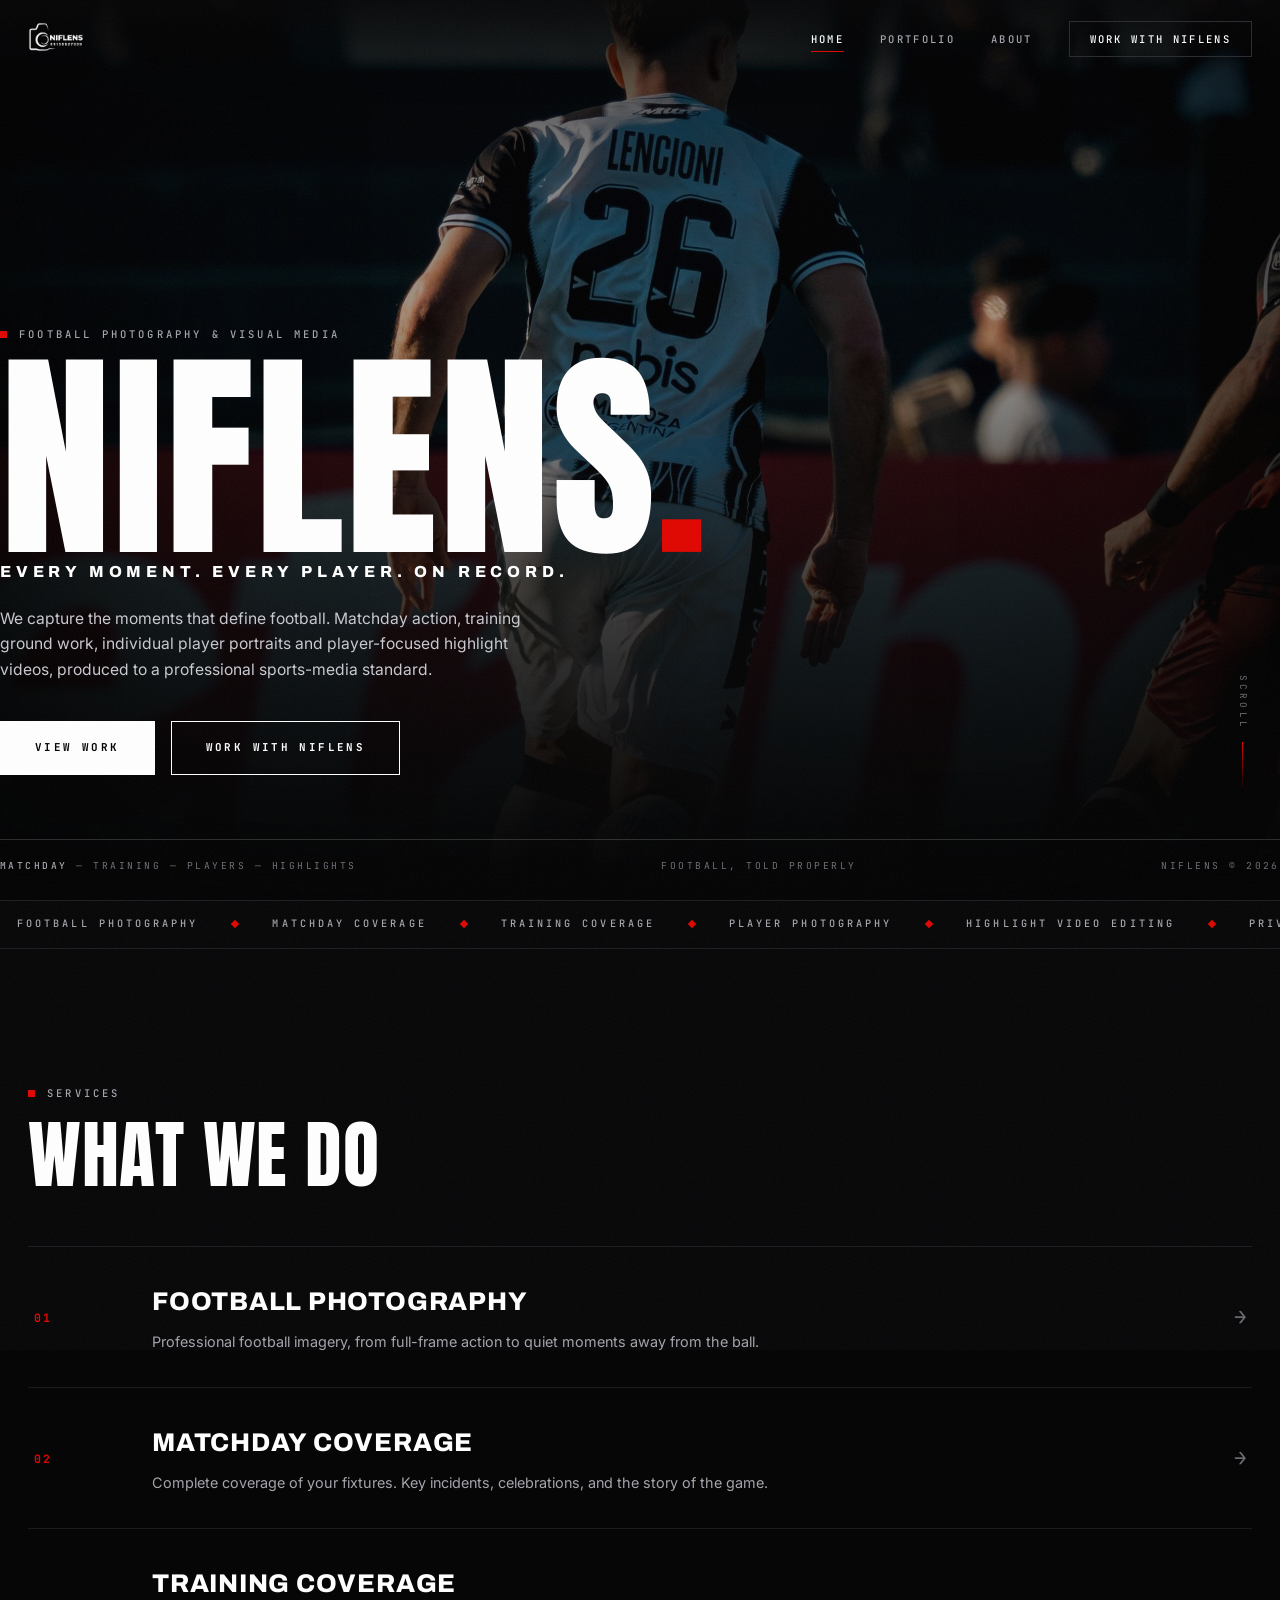
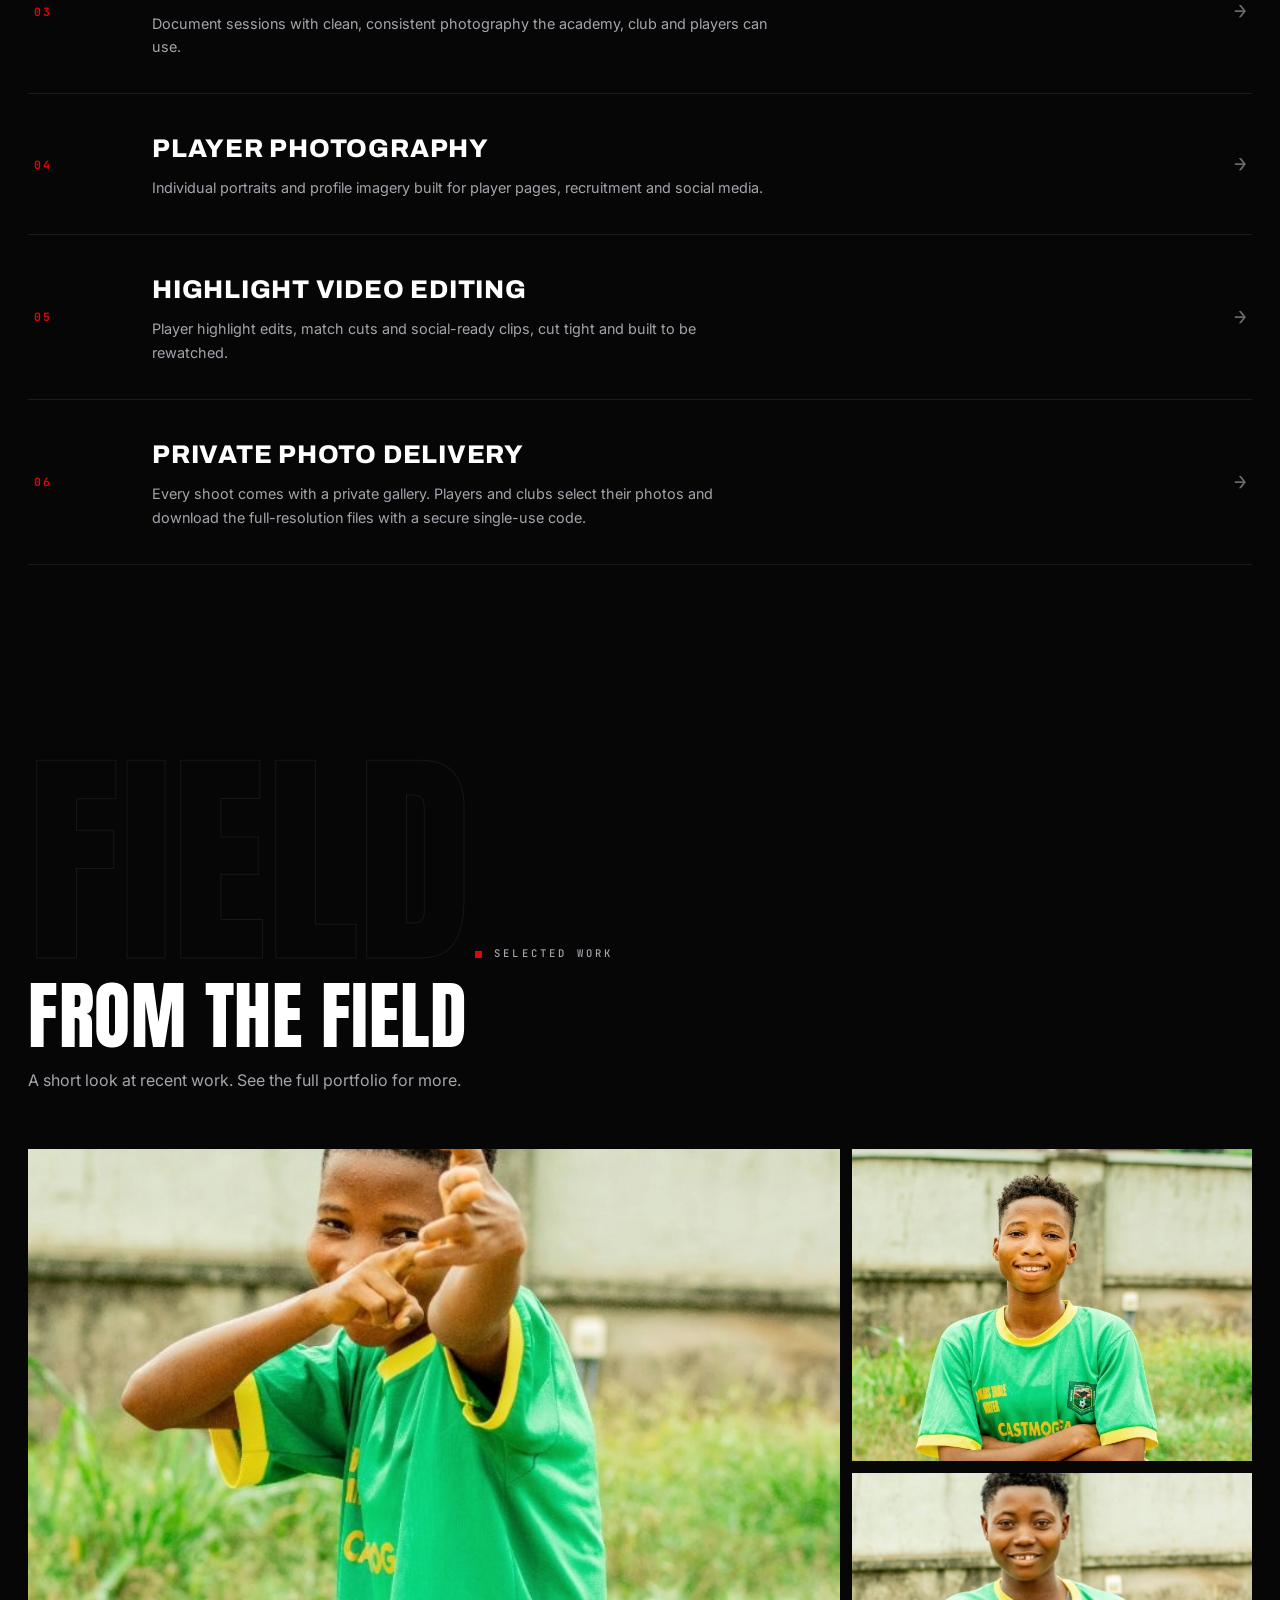
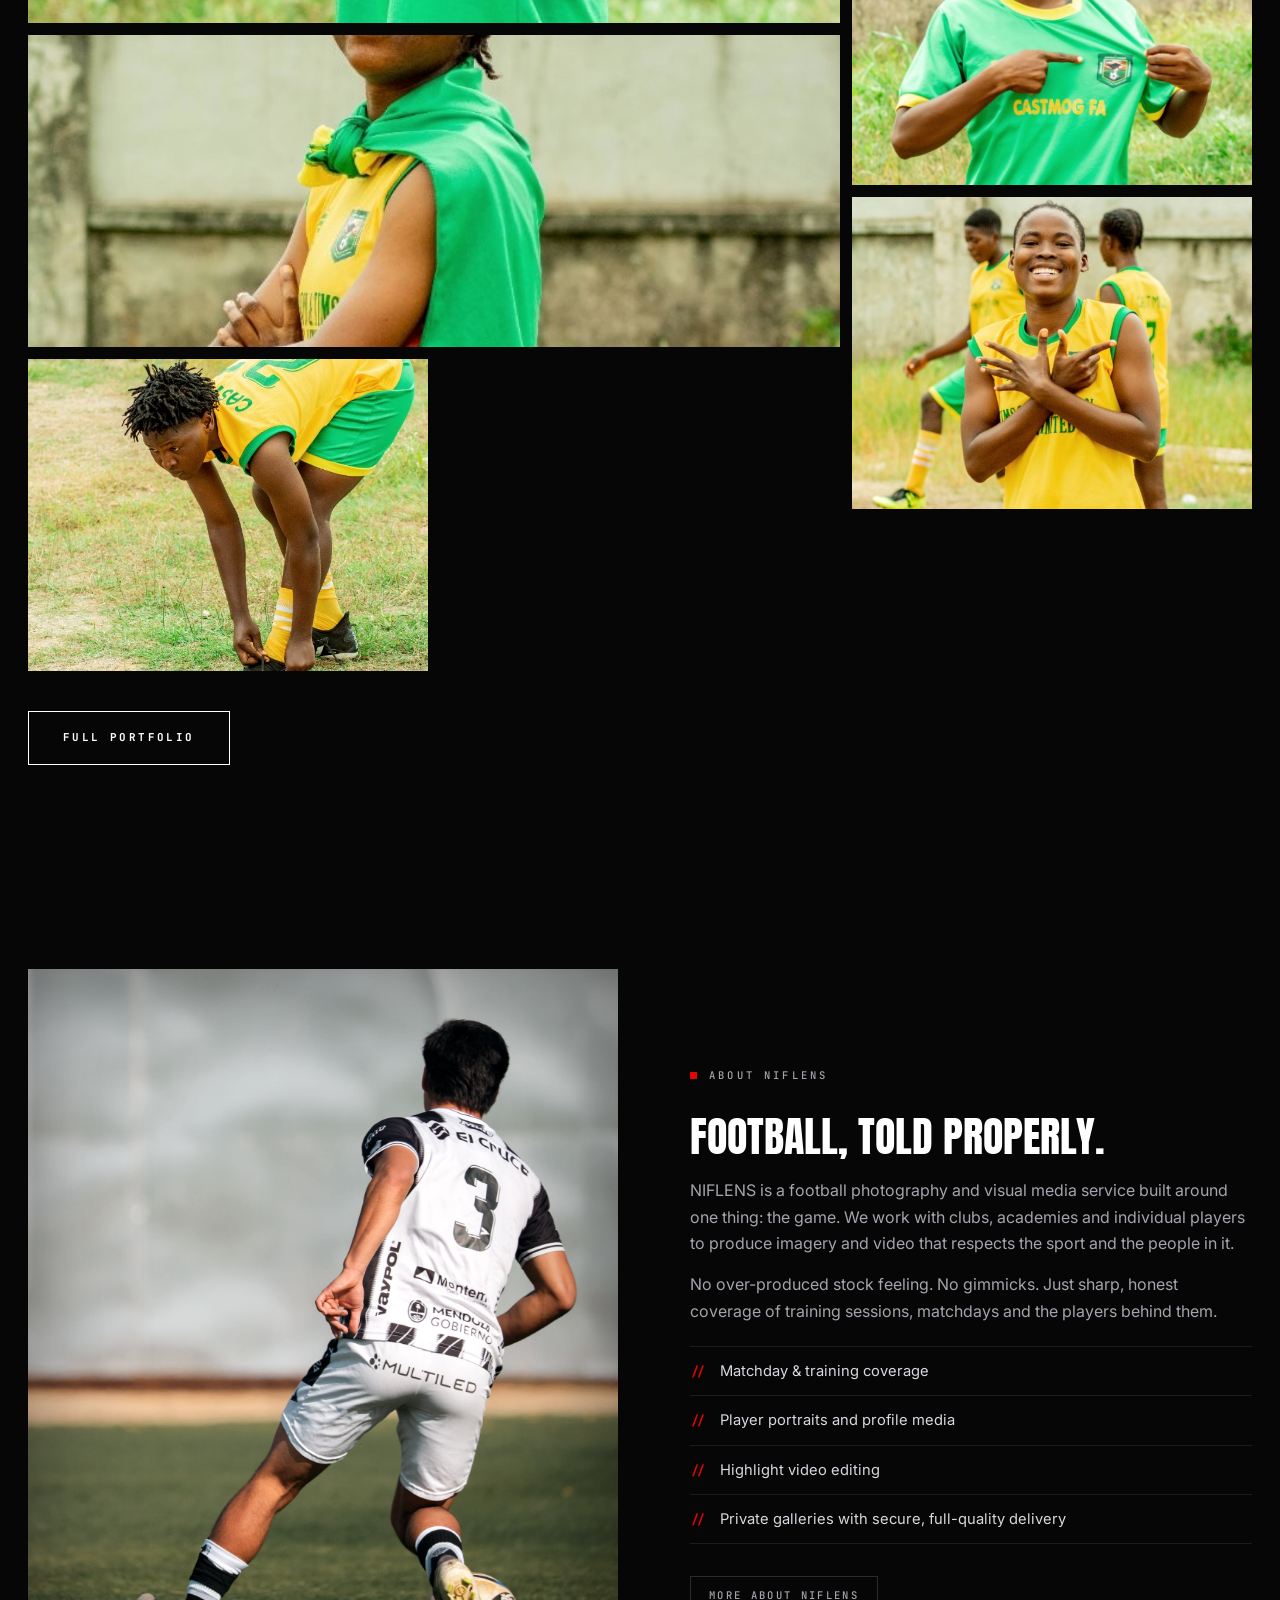
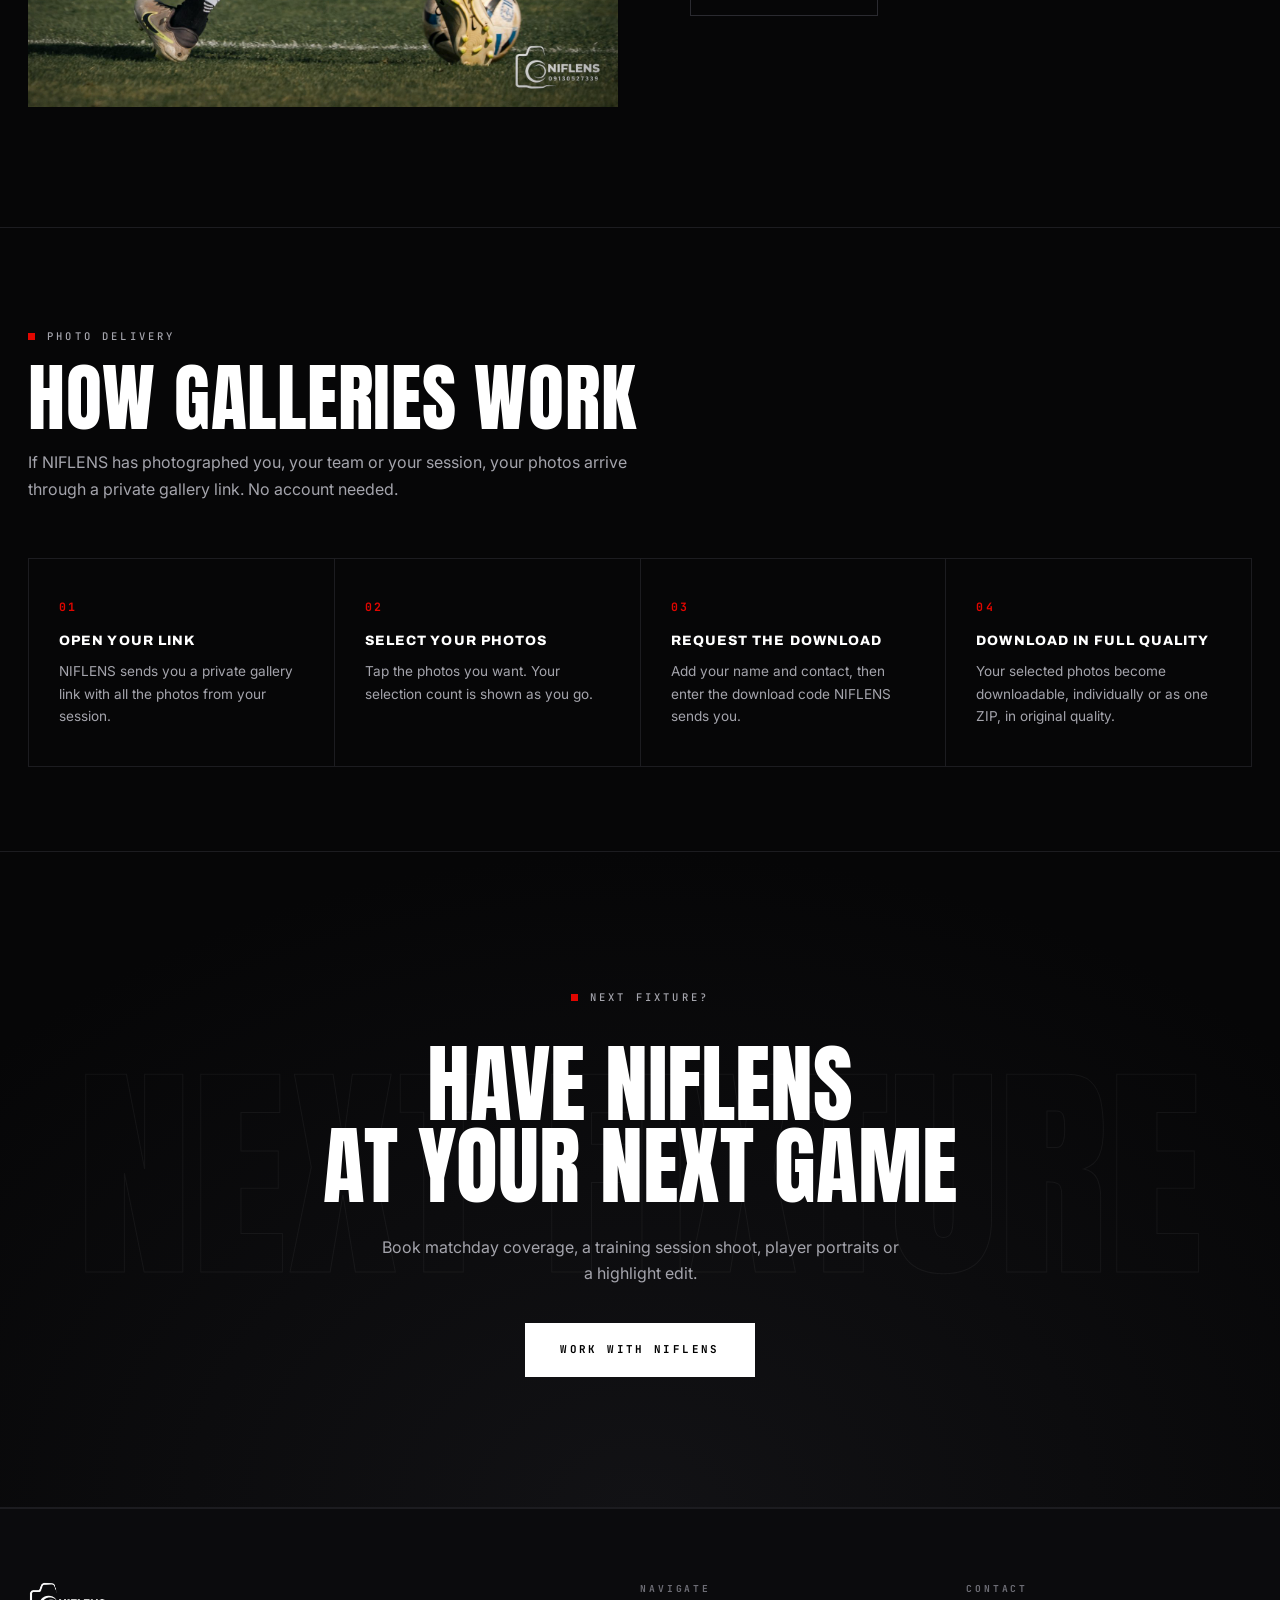
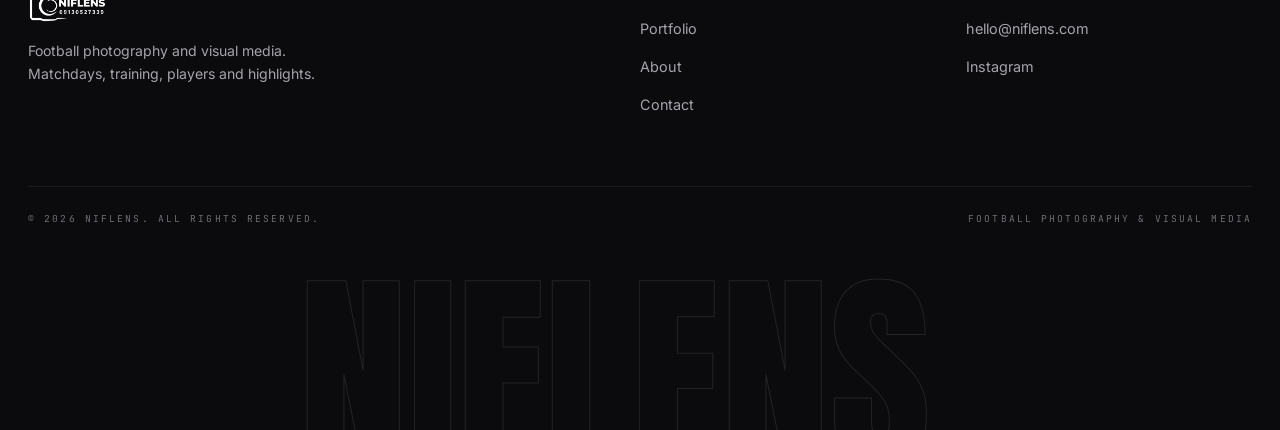
<file: index.html>
<!DOCTYPE html>
<html lang="en">
<head>
  <meta charset="UTF-8">
  <meta name="viewport" content="width=device-width, initial-scale=1.0">
  <title>NIFLENS — Football Photography & Visual Media</title>
    <link rel="icon" href="favicon.ico" sizes="any">
    <link rel="icon" type="image/png" sizes="32x32" href="favicon-32x32.png">
    <link rel="icon" type="image/png" sizes="16x16" href="favicon-16x16.png">
    <link rel="apple-touch-icon" sizes="180x180" href="apple-touch-icon.png">
  <meta name="description" content="NIFLENS captures football moments, players, training sessions and matchdays, and creates player-focused visual content. Football photography, matchday coverage and player highlight videos.">
  <link rel="preconnect" href="https://fonts.googleapis.com">
  <link rel="preconnect" href="https://fonts.gstatic.com" crossorigin>
  <link href="https://fonts.googleapis.com/css2?family=Anton&family=Archivo:wght@700;800;900&family=Inter:wght@400;500;600&family=JetBrains+Mono:wght@400;500;700&display=swap" rel="stylesheet">
  <link rel="stylesheet" href="css/styles.css?v=7">
</head>
<body>

  <nav class="site-nav">
    <div class="container nav-inner">
      <a href="index.html" class="nav-logo"><img src="assets/brand/niflens-logo.png" alt="NIFLENS"></a>
      <ul class="nav-links">
        <li><a href="index.html">Home</a></li>
        <li><a href="portfolio.html">Portfolio</a></li>
        <li><a href="about.html">About</a></li>
        <li><a href="contact.html" class="nav-cta">Work With NIFLENS</a></li>
      </ul>
      <button class="nav-burger" aria-label="Menu"><span></span><span></span><span></span></button>
    </div>
  </nav>

  <header class="hero">
    <div class="hero-bg">
      <img src="assets/site/pexels-38740311.jpg" alt="Footballer in action during a match" fetchpriority="high">
    </div>
    <div class="hero-content container">
      <p class="kicker">Football Photography &amp; Visual Media</p>
      <h1 class="hero-title">Niflens<span class="dot">.</span></h1>
      <p class="hero-sub">Every moment. Every player. On record.</p>
      <p class="hero-desc">We capture the moments that define football. Matchday action, training ground work, individual player portraits and player-focused highlight videos, produced to a professional sports-media standard.</p>
      <div class="hero-actions">
        <a href="portfolio.html" class="btn">View Work</a>
        <a href="contact.html" class="btn btn-outline">Work With NIFLENS</a>
      </div>
      <div class="hero-strip">
        <span><b>Matchday</b> — Training — Players — Highlights</span>
        <span>Football, told properly</span>
        <span>NIFLENS &copy; 2026</span>
      </div>
    </div>
    <div class="scroll-cue">Scroll</div>
  </header>

  <div class="ticker" aria-hidden="true">
    <div class="ticker-track">
      <div>
        <span>Football Photography</span><i></i><span>Matchday Coverage</span><i></i><span>Training Coverage</span><i></i><span>Player Photography</span><i></i><span>Highlight Video Editing</span><i></i><span>Private Photo Delivery</span><i></i>
      </div>
      <div>
        <span>Football Photography</span><i></i><span>Matchday Coverage</span><i></i><span>Training Coverage</span><i></i><span>Player Photography</span><i></i><span>Highlight Video Editing</span><i></i><span>Private Photo Delivery</span><i></i>
      </div>
    </div>
  </div>

  <section class="section">
    <div class="container">
      <div class="section-head reveal">
        <p class="kicker">Services</p>
        <h2>What we do</h2>
      </div>
      <div class="svc-list reveal">
        <a class="svc-row" href="contact.html">
          <span class="svc-num">01</span>
          <div class="svc-body">
            <h3>Football Photography</h3>
            <p>Professional football imagery, from full-frame action to quiet moments away from the ball.</p>
          </div>
          <span class="svc-arrow">&rarr;</span>
        </a>
        <a class="svc-row" href="contact.html">
          <span class="svc-num">02</span>
          <div class="svc-body">
            <h3>Matchday Coverage</h3>
            <p>Complete coverage of your fixtures. Key incidents, celebrations, and the story of the game.</p>
          </div>
          <span class="svc-arrow">&rarr;</span>
        </a>
        <a class="svc-row" href="contact.html">
          <span class="svc-num">03</span>
          <div class="svc-body">
            <h3>Training Coverage</h3>
            <p>Document sessions with clean, consistent photography the academy, club and players can use.</p>
          </div>
          <span class="svc-arrow">&rarr;</span>
        </a>
        <a class="svc-row" href="contact.html">
          <span class="svc-num">04</span>
          <div class="svc-body">
            <h3>Player Photography</h3>
            <p>Individual portraits and profile imagery built for player pages, recruitment and social media.</p>
          </div>
          <span class="svc-arrow">&rarr;</span>
        </a>
        <a class="svc-row" href="contact.html">
          <span class="svc-num">05</span>
          <div class="svc-body">
            <h3>Highlight Video Editing</h3>
            <p>Player highlight edits, match cuts and social-ready clips, cut tight and built to be rewatched.</p>
          </div>
          <span class="svc-arrow">&rarr;</span>
        </a>
        <a class="svc-row" href="contact.html">
          <span class="svc-num">06</span>
          <div class="svc-body">
            <h3>Private Photo Delivery</h3>
            <p>Every shoot comes with a private gallery. Players and clubs select their photos and download the full-resolution files with a secure single-use code.</p>
          </div>
          <span class="svc-arrow">&rarr;</span>
        </a>
      </div>
    </div>
  </section>

  <section class="section-sm">
    <div class="container">
      <div class="section-head reveal" style="position:relative;">
        <span class="section-ghost" aria-hidden="true">Field</span>
        <p class="kicker">Selected Work</p>
        <h2>From the field</h2>
        <p>A short look at recent work. See the full portfolio for more.</p>
      </div>
      <div class="work-grid reveal" id="home-work"></div>
      <div style="margin-top: 40px;" class="reveal">
        <a href="portfolio.html" class="btn btn-outline">Full Portfolio</a>
      </div>
    </div>
  </section>

  <section class="section">
    <div class="container">
      <div class="split">
        <div class="split-img reveal">
          <img src="assets/site/pexels-38602307.jpg" alt="Soccer player in action on the field" loading="lazy">
        </div>
        <div class="reveal">
          <p class="kicker">About NIFLENS</p>
          <h3 style="margin-top:16px;">Football, told properly.</h3>
          <p>NIFLENS is a football photography and visual media service built around one thing: the game. We work with clubs, academies and individual players to produce imagery and video that respects the sport and the people in it.</p>
          <p>No over-produced stock feeling. No gimmicks. Just sharp, honest coverage of training sessions, matchdays and the players behind them.</p>
          <ul>
            <li>Matchday &amp; training coverage</li>
            <li>Player portraits and profile media</li>
            <li>Highlight video editing</li>
            <li>Private galleries with secure, full-quality delivery</li>
          </ul>
          <div style="margin-top: 32px;"><a href="about.html" class="btn btn-ghost">More About NIFLENS</a></div>
        </div>
      </div>
    </div>
  </section>

  <section class="section-sm" style="border-top:1px solid var(--line);">
    <div class="container">
      <div class="section-head reveal">
        <p class="kicker">Photo Delivery</p>
        <h2>How galleries work</h2>
        <p>If NIFLENS has photographed you, your team or your session, your photos arrive through a private gallery link. No account needed.</p>
      </div>
      <div class="flow-steps reveal">
        <div class="flow-step">
          <div class="fs-n">01</div>
          <h4>Open your link</h4>
          <p>NIFLENS sends you a private gallery link with all the photos from your session.</p>
        </div>
        <div class="flow-step">
          <div class="fs-n">02</div>
          <h4>Select your photos</h4>
          <p>Tap the photos you want. Your selection count is shown as you go.</p>
        </div>
        <div class="flow-step">
          <div class="fs-n">03</div>
          <h4>Request the download</h4>
          <p>Add your name and contact, then enter the download code NIFLENS sends you.</p>
        </div>
        <div class="flow-step">
          <div class="fs-n">04</div>
          <h4>Download in full quality</h4>
          <p>Your selected photos become downloadable, individually or as one ZIP, in original quality.</p>
        </div>
      </div>
    </div>
  </section>

  <section class="cta-band">
    <span class="section-ghost" aria-hidden="true">Next Fixture</span>
    <div class="container reveal">
      <p class="kicker" style="justify-content:center;">Next fixture?</p>
      <h2>Have NIFLENS<br>at your next game</h2>
      <p>Book matchday coverage, a training session shoot, player portraits or a highlight edit.</p>
      <a href="contact.html" class="btn">Work With NIFLENS</a>
    </div>
  </section>

  <footer class="site-footer">
    <div class="container">
      <div class="footer-grid">
        <div class="footer-brand">
          <a href="index.html" class="nav-logo"><img src="assets/brand/niflens-logo.png" alt="NIFLENS"></a>
          <p>Football photography and visual media. Matchdays, training, players and highlights.</p>
        </div>
        <div>
          <h5>Navigate</h5>
          <ul>
            <li><a href="portfolio.html">Portfolio</a></li>
            <li><a href="about.html">About</a></li>
            <li><a href="contact.html">Contact</a></li>
          </ul>
        </div>
        <div>
          <h5>Contact</h5>
          <ul>
            <li><a href="mailto:hello@niflens.com">hello@niflens.com</a></li>
            <li><a href="https://instagram.com/niflens" target="_blank" rel="noopener">Instagram</a></li>
          </ul>
        </div>
      </div>
      <div class="footer-bottom">
        <span>&copy; <span class="yr"></span> NIFLENS. All rights reserved.</span>
        <span>Football Photography &amp; Visual Media</span>
      </div>
    </div>
    <div class="footer-giant" aria-hidden="true">NIFLENS<span>.</span></div>
  </footer>

  <script src="js/main.js?v=2"></script>
  <script src="js/home.js?v=2"></script>
</body>
</html>
</file>
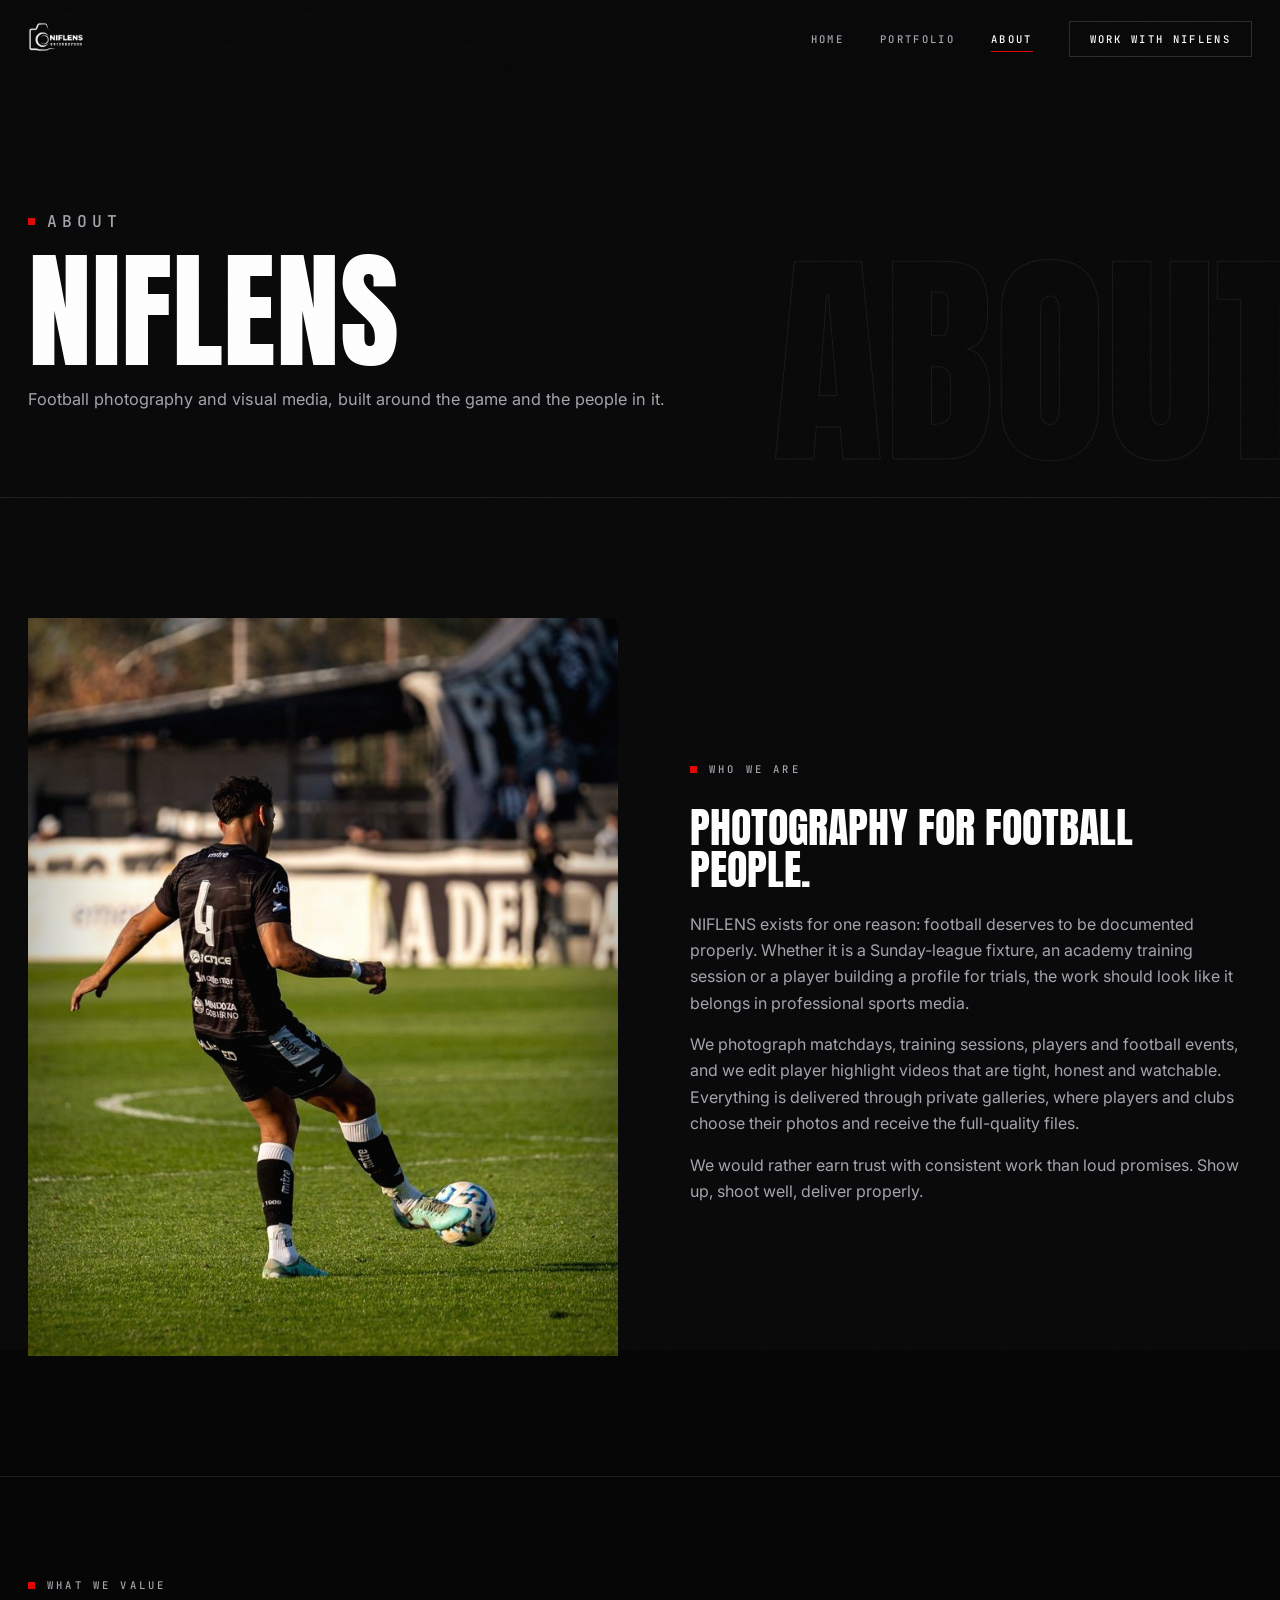
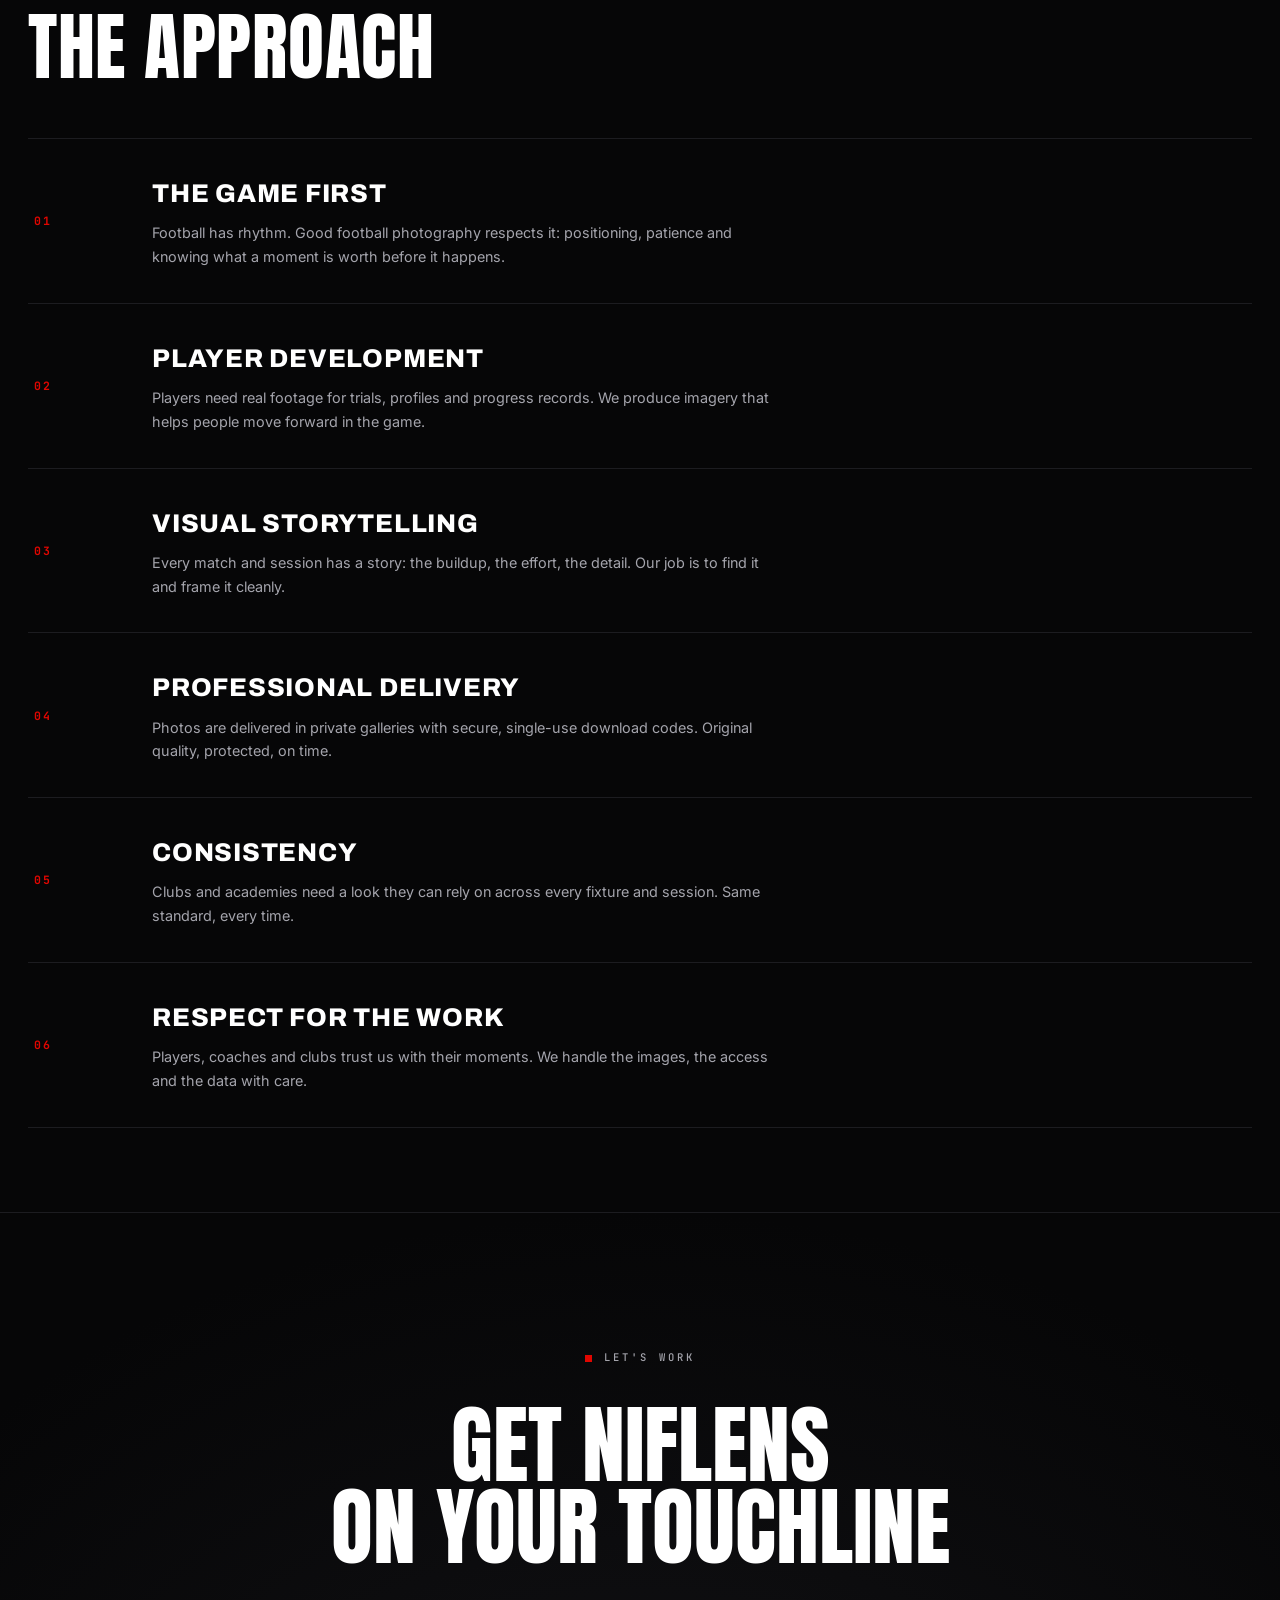
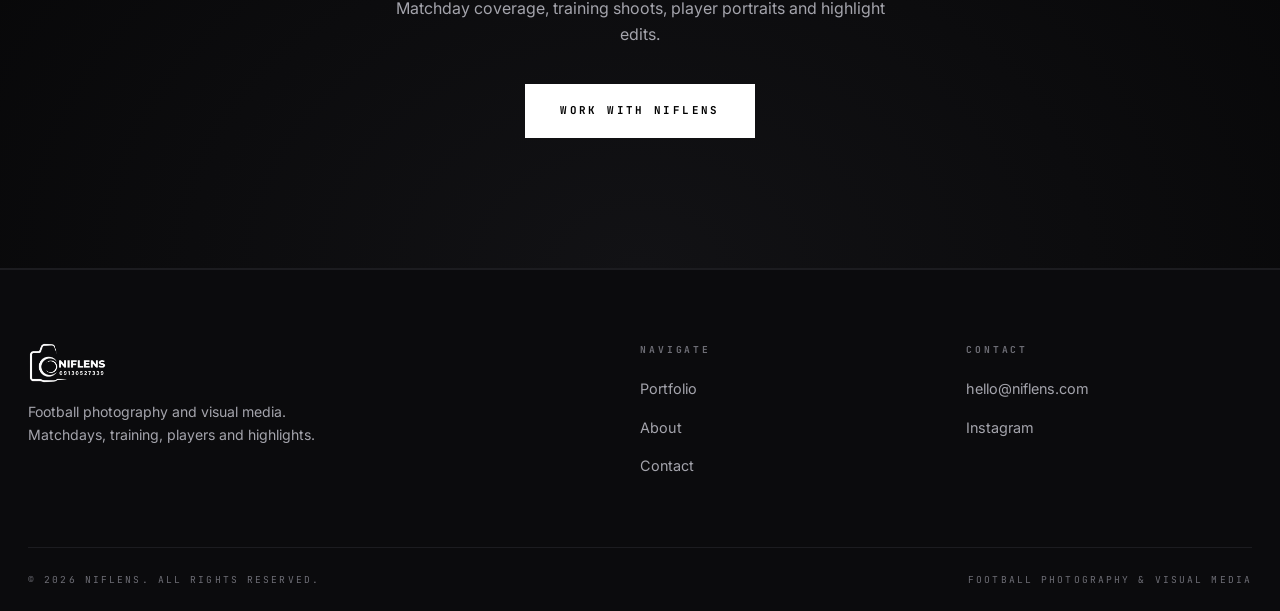
<file: about.html>
<!DOCTYPE html>
<html lang="en">
<head>
  <meta charset="UTF-8">
  <meta name="viewport" content="width=device-width, initial-scale=1.0">
  <title>About — NIFLENS Football Photography</title>
    <link rel="icon" href="favicon.ico" sizes="any">
    <link rel="icon" type="image/png" sizes="32x32" href="favicon-32x32.png">
    <link rel="icon" type="image/png" sizes="16x16" href="favicon-16x16.png">
    <link rel="apple-touch-icon" sizes="180x180" href="apple-touch-icon.png">
  <meta name="description" content="About NIFLENS: football photography, visual storytelling, player development and matchday moments, produced to a professional sports-media standard.">
  <link rel="preconnect" href="https://fonts.googleapis.com">
  <link rel="preconnect" href="https://fonts.gstatic.com" crossorigin>
  <link href="https://fonts.googleapis.com/css2?family=Anton&family=Archivo:wght@700;800;900&family=Inter:wght@400;500;600&family=JetBrains+Mono:wght@400;500;700&display=swap" rel="stylesheet">
  <link rel="stylesheet" href="css/styles.css?v=7">
</head>
<body>

  <nav class="site-nav">
    <div class="container nav-inner">
      <a href="index.html" class="nav-logo"><img src="assets/brand/niflens-logo.png" alt="NIFLENS"></a>
      <ul class="nav-links">
        <li><a href="index.html">Home</a></li>
        <li><a href="portfolio.html">Portfolio</a></li>
        <li><a href="about.html">About</a></li>
        <li><a href="contact.html" class="nav-cta">Work With NIFLENS</a></li>
      </ul>
      <button class="nav-burger" aria-label="Menu"><span></span><span></span><span></span></button>
    </div>
  </nav>

  <header class="page-hero">
    <div class="container">
      <p class="kicker">About</p>
      <h1>NIFLENS</h1>
      <span class="section-ghost" aria-hidden="true">About</span>
      <p>Football photography and visual media, built around the game and the people in it.</p>
    </div>
  </header>

  <main>
    <section class="section">
      <div class="container">
        <div class="split">
          <div class="split-img reveal">
            <img src="assets/site/pexels-32285235.jpg" alt="Soccer player kicking the ball during a match" loading="lazy">
          </div>
          <div class="reveal">
            <p class="kicker">Who we are</p>
            <h3 style="margin-top:14px;">Photography for football people.</h3>
            <p>NIFLENS exists for one reason: football deserves to be documented properly. Whether it is a Sunday-league fixture, an academy training session or a player building a profile for trials, the work should look like it belongs in professional sports media.</p>
            <p>We photograph matchdays, training sessions, players and football events, and we edit player highlight videos that are tight, honest and watchable. Everything is delivered through private galleries, where players and clubs choose their photos and receive the full-quality files.</p>
            <p>We would rather earn trust with consistent work than loud promises. Show up, shoot well, deliver properly.</p>
          </div>
        </div>
      </div>
    </section>

    <section class="section-sm" style="border-top:1px solid var(--line);">
      <div class="container">
        <div class="section-head reveal">
          <p class="kicker">What we value</p>
          <h2>The approach</h2>
        </div>
        <div class="svc-list reveal">
          <div class="svc-row"><span class="svc-num">01</span><div class="svc-body"><h3>The game first</h3><p>Football has rhythm. Good football photography respects it: positioning, patience and knowing what a moment is worth before it happens.</p></div></div>
          <div class="svc-row"><span class="svc-num">02</span><div class="svc-body"><h3>Player development</h3><p>Players need real footage for trials, profiles and progress records. We produce imagery that helps people move forward in the game.</p></div></div>
          <div class="svc-row"><span class="svc-num">03</span><div class="svc-body"><h3>Visual storytelling</h3><p>Every match and session has a story: the buildup, the effort, the detail. Our job is to find it and frame it cleanly.</p></div></div>
          <div class="svc-row"><span class="svc-num">04</span><div class="svc-body"><h3>Professional delivery</h3><p>Photos are delivered in private galleries with secure, single-use download codes. Original quality, protected, on time.</p></div></div>
          <div class="svc-row"><span class="svc-num">05</span><div class="svc-body"><h3>Consistency</h3><p>Clubs and academies need a look they can rely on across every fixture and session. Same standard, every time.</p></div></div>
          <div class="svc-row"><span class="svc-num">06</span><div class="svc-body"><h3>Respect for the work</h3><p>Players, coaches and clubs trust us with their moments. We handle the images, the access and the data with care.</p></div></div>
        </div>
      </div>
    </section>

    <section class="cta-band">
      <div class="container reveal">
        <p class="kicker" style="justify-content:center;">Let's work</p>
        <h2>Get NIFLENS<br>on your touchline</h2>
        <p>Matchday coverage, training shoots, player portraits and highlight edits.</p>
        <a href="contact.html" class="btn">Work With NIFLENS</a>
      </div>
    </section>
  </main>

  <footer class="site-footer">
    <div class="container">
      <div class="footer-grid">
        <div class="footer-brand">
          <a href="index.html" class="nav-logo"><img src="assets/brand/niflens-logo.png" alt="NIFLENS"></a>
          <p>Football photography and visual media. Matchdays, training, players and highlights.</p>
        </div>
        <div>
          <h5>Navigate</h5>
          <ul>
            <li><a href="portfolio.html">Portfolio</a></li>
            <li><a href="about.html">About</a></li>
            <li><a href="contact.html">Contact</a></li>
          </ul>
        </div>
        <div>
          <h5>Contact</h5>
          <ul>
            <li><a href="mailto:hello@niflens.com">hello@niflens.com</a></li>
            <li><a href="https://instagram.com/niflens" target="_blank" rel="noopener">Instagram</a></li>
          </ul>
        </div>
      </div>
      <div class="footer-bottom">
        <span>&copy; <span class="yr"></span> NIFLENS. All rights reserved.</span>
        <span>Football Photography &amp; Visual Media</span>
      </div>
    </div>
  </footer>

  <script src="js/main.js?v=2"></script>
</body>
</html>
</file>
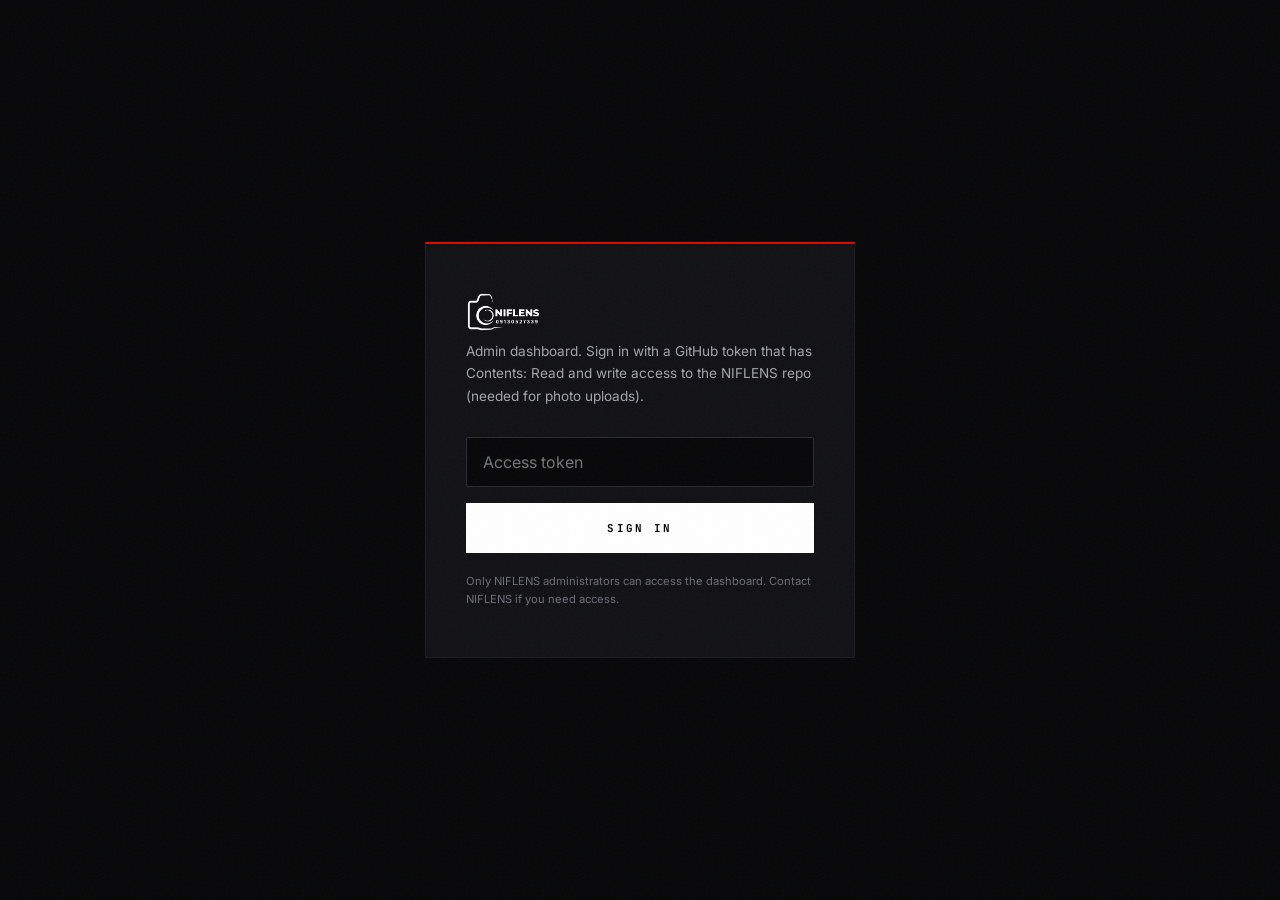
<file: admin.html>
<!DOCTYPE html>
<html lang="en">
<head>
  <meta charset="UTF-8">
  <meta name="viewport" content="width=device-width, initial-scale=1.0">
  <title>Admin — NIFLENS</title>
    <link rel="icon" href="favicon.ico" sizes="any">
    <link rel="icon" type="image/png" sizes="32x32" href="favicon-32x32.png">
    <link rel="icon" type="image/png" sizes="16x16" href="favicon-16x16.png">
    <link rel="apple-touch-icon" sizes="180x180" href="apple-touch-icon.png">
  <meta name="robots" content="noindex,nofollow">
  <link rel="preconnect" href="https://fonts.googleapis.com">
  <link rel="preconnect" href="https://fonts.gstatic.com" crossorigin>
  <link href="https://fonts.googleapis.com/css2?family=Anton&family=Archivo:wght@700;800;900&family=Inter:wght@400;500;600&family=JetBrains+Mono:wght@400;500;700&display=swap" rel="stylesheet">
  <link rel="stylesheet" href="css/styles.css?v=7">
</head>
<body>

  <!-- Login -->
  <div class="ad-login-wrap" id="ad-login-view">
    <form class="ad-login" id="ad-login-form">
      <span class="nav-logo"><img src="assets/brand/niflens-logo.png" alt="NIFLENS"></span>
      <p class="ad-login-sub">Admin dashboard. Sign in with a GitHub token that has Contents: Read and write access to the NIFLENS repo (needed for photo uploads).</p>
      <input type="password" id="ad-token" placeholder="Access token" autocomplete="current-password" required>
      <button class="btn" type="submit" id="ad-login-btn">Sign In</button>
      <p class="form-error" id="ad-login-error" style="display:none;"></p>
      <p class="ad-hint">Only NIFLENS administrators can access the dashboard. Contact NIFLENS if you need access.</p>
    </form>
  </div>

  <!-- App -->
  <div class="ad-layout" id="ad-app" style="display:none;">
    <aside class="ad-side">
      <span class="nav-logo"><img src="assets/brand/niflens-logo.png" alt="NIFLENS"></span>
      <ul class="ad-menu" id="ad-menu">
        <li><button data-view="overview" class="on">Overview</button></li>
        <li><button data-view="galleries">Galleries</button></li>
        <li><button data-view="requests">Download Requests</button></li>
        <li><button data-view="codes">Download Codes</button></li>
        <li><button data-view="inquiries">Inquiries</button></li>
      </ul>
      <button class="btn btn-ghost btn-sm ad-logout" id="ad-logout">Sign Out</button>
    </aside>

    <main class="ad-main" id="ad-main"></main>
  </div>

  <!-- Modal -->
  <div class="ad-modal" id="ad-modal">
    <div class="ad-modal-panel" id="ad-modal-panel"></div>
  </div>

  <div class="toast" id="ad-toast"></div>

  <script src="js/admin.js?v=2"></script>
</body>
</html>
</file>
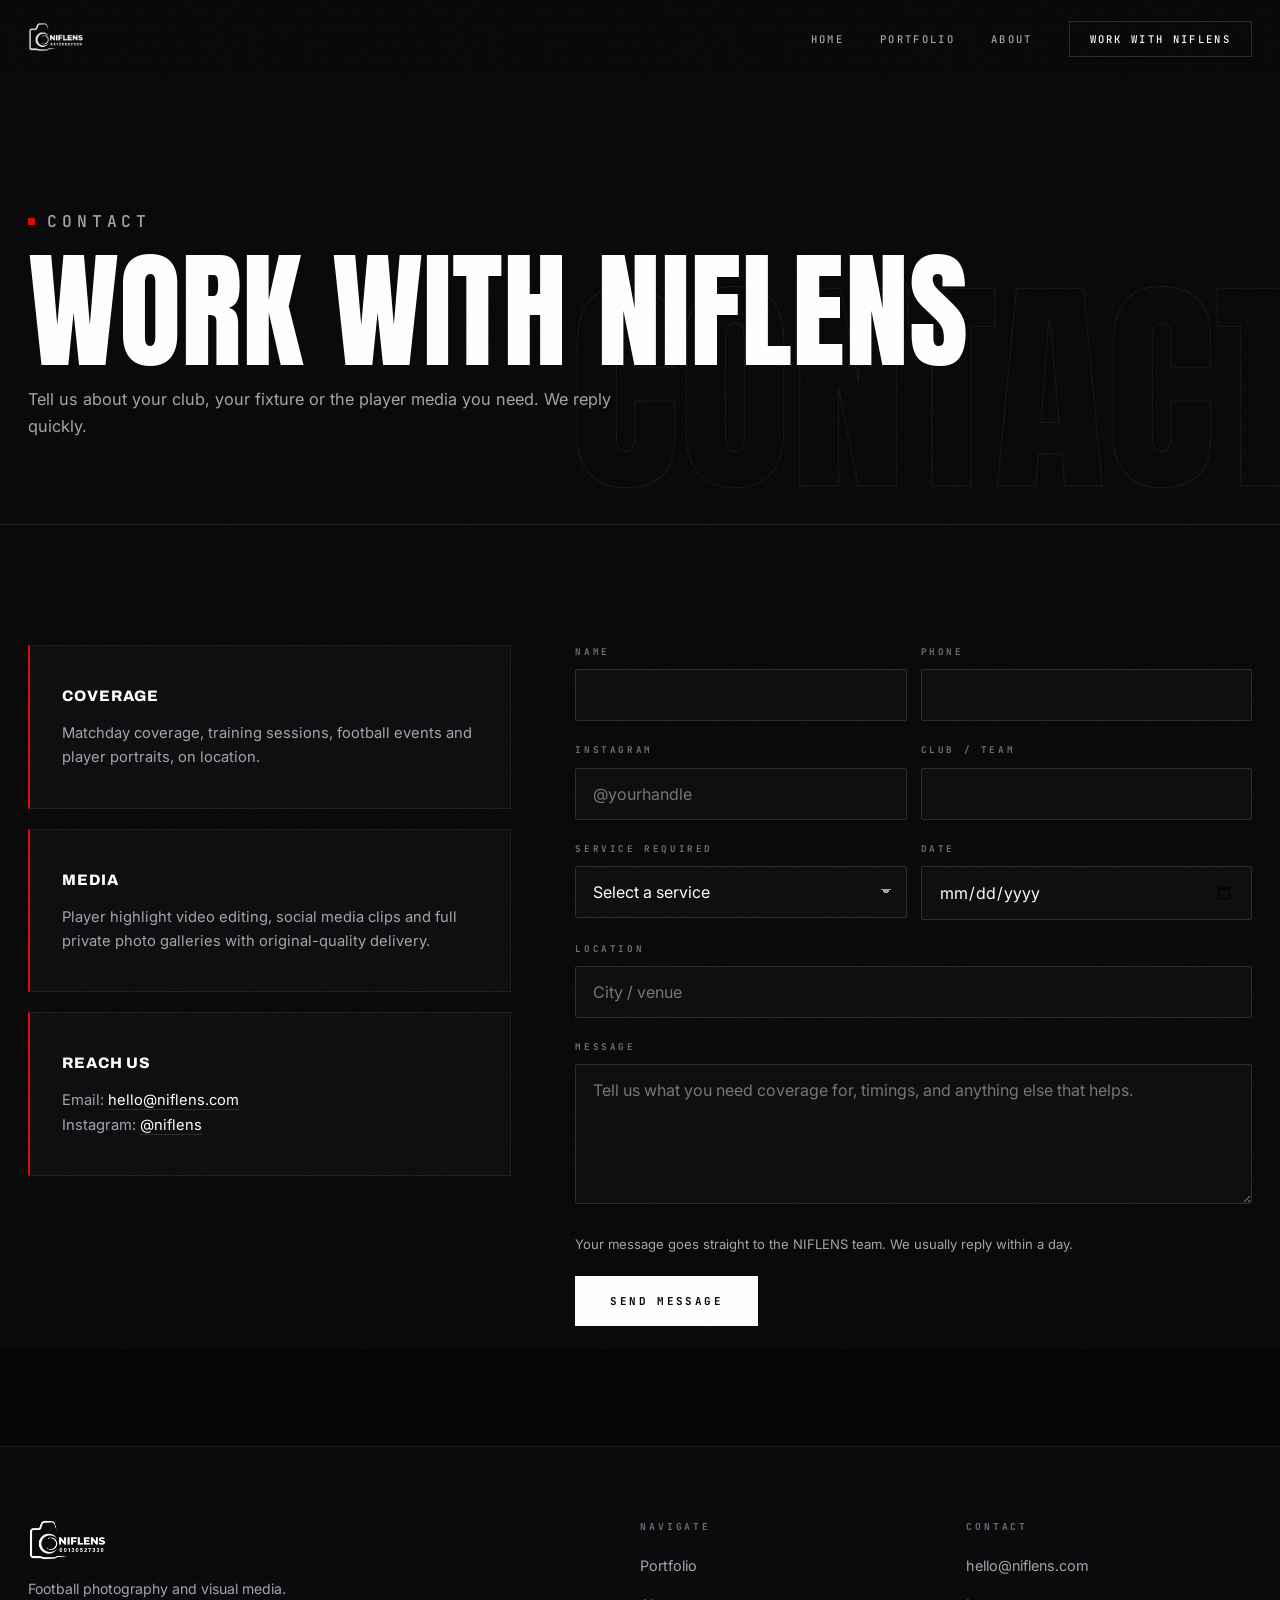
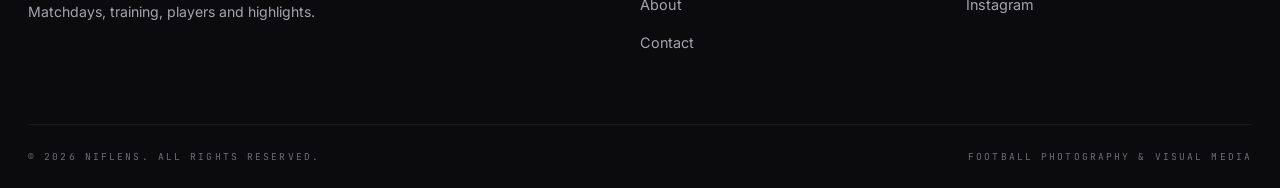
<file: contact.html>
<!DOCTYPE html>
<html lang="en">
<head>
  <meta charset="UTF-8">
  <meta name="viewport" content="width=device-width, initial-scale=1.0">
  <title>Contact — Work With NIFLENS</title>
    <link rel="icon" href="favicon.ico" sizes="any">
    <link rel="icon" type="image/png" sizes="32x32" href="favicon-32x32.png">
    <link rel="icon" type="image/png" sizes="16x16" href="favicon-16x16.png">
    <link rel="apple-touch-icon" sizes="180x180" href="apple-touch-icon.png">
  <meta name="description" content="Book NIFLENS for football photography, matchday coverage, training coverage, player photography and highlight video editing.">
  <link rel="preconnect" href="https://fonts.googleapis.com">
  <link rel="preconnect" href="https://fonts.gstatic.com" crossorigin>
  <link href="https://fonts.googleapis.com/css2?family=Anton&family=Archivo:wght@700;800;900&family=Inter:wght@400;500;600&family=JetBrains+Mono:wght@400;500;700&display=swap" rel="stylesheet">
  <link rel="stylesheet" href="css/styles.css?v=7">
</head>
<body>

  <nav class="site-nav">
    <div class="container nav-inner">
      <a href="index.html" class="nav-logo"><img src="assets/brand/niflens-logo.png" alt="NIFLENS"></a>
      <ul class="nav-links">
        <li><a href="index.html">Home</a></li>
        <li><a href="portfolio.html">Portfolio</a></li>
        <li><a href="about.html">About</a></li>
        <li><a href="contact.html" class="nav-cta">Work With NIFLENS</a></li>
      </ul>
      <button class="nav-burger" aria-label="Menu"><span></span><span></span><span></span></button>
    </div>
  </nav>

  <header class="page-hero">
    <div class="container">
      <p class="kicker">Contact</p>
      <h1>Work with NIFLENS</h1>
      <span class="section-ghost" aria-hidden="true">Contact</span>
      <p>Tell us about your club, your fixture or the player media you need. We reply quickly.</p>
    </div>
  </header>

  <main class="section">
    <div class="container contact-grid">
      <div class="reveal">
        <div class="contact-info-card">
          <h4>Coverage</h4>
          <p>Matchday coverage, training sessions, football events and player portraits, on location.</p>
        </div>
        <div class="contact-info-card">
          <h4>Media</h4>
          <p>Player highlight video editing, social media clips and full private photo galleries with original-quality delivery.</p>
        </div>
        <div class="contact-info-card">
          <h4>Reach us</h4>
          <p>Email: <a href="mailto:hello@niflens.com">hello@niflens.com</a><br>Instagram: <a href="https://instagram.com/niflens" target="_blank" rel="noopener">@niflens</a></p>
        </div>
      </div>

      <form class="reveal" id="contact-form" novalidate>
        <div class="row-2" style="display:grid;grid-template-columns:1fr 1fr;gap:14px;">
          <div class="field">
            <label for="cf-name">Name</label>
            <input id="cf-name" type="text" autocomplete="name" required>
          </div>
          <div class="field">
            <label for="cf-phone">Phone</label>
            <input id="cf-phone" type="tel" autocomplete="tel">
          </div>
        </div>
        <div class="row-2" style="display:grid;grid-template-columns:1fr 1fr;gap:14px;">
          <div class="field">
            <label for="cf-ig">Instagram</label>
            <input id="cf-ig" type="text" placeholder="@yourhandle">
          </div>
          <div class="field">
            <label for="cf-club">Club / Team</label>
            <input id="cf-club" type="text">
          </div>
        </div>
        <div class="row-2" style="display:grid;grid-template-columns:1fr 1fr;gap:14px;">
          <div class="field">
            <label for="cf-service">Service Required</label>
            <select id="cf-service" required>
              <option value="">Select a service</option>
              <option>Football Photography</option>
              <option>Matchday Coverage</option>
              <option>Training Coverage</option>
              <option>Player Photography</option>
              <option>Highlight Video</option>
              <option>Other</option>
            </select>
          </div>
          <div class="field">
            <label for="cf-date">Date</label>
            <input id="cf-date" type="date">
          </div>
        </div>
        <div class="field">
          <label for="cf-location">Location</label>
          <input id="cf-location" type="text" placeholder="City / venue">
        </div>
        <div class="field">
          <label for="cf-message">Message</label>
          <textarea id="cf-message" placeholder="Tell us what you need coverage for, timings, and anything else that helps."></textarea>
        </div>
        <p class="form-note">Your message goes straight to the NIFLENS team. We usually reply within a day.</p>
        <button type="submit" class="btn" id="cf-send">Send Message</button>
        <p class="form-error" id="cf-error" style="display:none;"></p>
        <p class="form-ok" id="cf-ok" style="display:none;">Thank you. Your message has been sent to NIFLENS.</p>
      </form>
    </div>
  </main>

  <footer class="site-footer">
    <div class="container">
      <div class="footer-grid">
        <div class="footer-brand">
          <a href="index.html" class="nav-logo"><img src="assets/brand/niflens-logo.png" alt="NIFLENS"></a>
          <p>Football photography and visual media. Matchdays, training, players and highlights.</p>
        </div>
        <div>
          <h5>Navigate</h5>
          <ul>
            <li><a href="portfolio.html">Portfolio</a></li>
            <li><a href="about.html">About</a></li>
            <li><a href="contact.html">Contact</a></li>
          </ul>
        </div>
        <div>
          <h5>Contact</h5>
          <ul>
            <li><a href="mailto:hello@niflens.com">hello@niflens.com</a></li>
            <li><a href="https://instagram.com/niflens" target="_blank" rel="noopener">Instagram</a></li>
          </ul>
        </div>
      </div>
      <div class="footer-bottom">
        <span>&copy; <span class="yr"></span> NIFLENS. All rights reserved.</span>
        <span>Football Photography &amp; Visual Media</span>
      </div>
    </div>
  </footer>

  <script src="js/main.js?v=2"></script>
  <script src="js/contact.js?v=1"></script>
</body>
</html>
</file>
<file: css/styles.css>
/* ============================================================
   NIFLENS — Football Photography & Visual Media
   Dark cinematic editorial design.
   Fonts: Anton (display) / Inter (body) / JetBrains Mono (labels)
   ============================================================ */

:root {
  --bg: #060607;
  --bg-2: #0b0b0d;
  --surface: #101013;
  --line: #1c1c20;
  --line-2: #2a2a30;
  --text: #ffffff;
  --muted: #a4a4ac;
  --muted-2: #6d6d75;
  --accent: #e10600;
  --accent-dim: rgba(225, 6, 0, 0.14);
  --radius: 2px;
  --font-display: "Anton", "Archivo", "Arial Black", sans-serif;
  --font-alt: "Archivo", "Arial", sans-serif;
  --font-body: "Inter", "Helvetica Neue", Arial, sans-serif;
  --font-mono: "JetBrains Mono", "SFMono-Regular", Consolas, monospace;
}

* { margin: 0; padding: 0; box-sizing: border-box; }
html { scroll-behavior: smooth; }

body {
  background: var(--bg);
  color: var(--text);
  font-family: var(--font-body);
  font-size: 16px;
  line-height: 1.65;
  -webkit-font-smoothing: antialiased;
  overflow-x: hidden;
}

/* Film grain over everything (subtle, non-interactive) */
body::after {
  content: "";
  position: fixed;
  inset: -50%;
  z-index: 2000;
  pointer-events: none;
  opacity: 0.05;
  background-image: url("data:image/svg+xml,%3Csvg xmlns='http://www.w3.org/2000/svg' width='240' height='240'%3E%3Cfilter id='n'%3E%3CfeTurbulence type='fractalNoise' baseFrequency='0.9' numOctaves='2'/%3E%3C/filter%3E%3Crect width='100%25' height='100%25' filter='url(%23n)'/%3E%3C/svg%3E");
  animation: grainShift 0.9s steps(4) infinite;
}
@keyframes grainShift {
  0% { transform: translate(0, 0); }
  25% { transform: translate(-2%, 1.5%); }
  50% { transform: translate(1.5%, -1%); }
  75% { transform: translate(-1%, -2%); }
  100% { transform: translate(0, 0); }
}

img { display: block; max-width: 100%; }
a { color: inherit; text-decoration: none; }
button { font-family: inherit; cursor: pointer; }
input, select, textarea { font-family: inherit; font-size: 1rem; }

::selection { background: var(--accent); color: #fff; }

::-webkit-scrollbar { width: 10px; }
::-webkit-scrollbar-track { background: var(--bg); }
::-webkit-scrollbar-thumb { background: #26262c; border: 2px solid var(--bg); }
::-webkit-scrollbar-thumb:hover { background: #3a3a42; }

.container { max-width: 1280px; margin: 0 auto; padding: 0 28px; }

/* ---------- Typography ---------- */
.kicker {
  display: inline-flex;
  align-items: center;
  gap: 12px;
  font-family: var(--font-mono);
  font-size: 0.66rem;
  font-weight: 500;
  letter-spacing: 0.3em;
  text-transform: uppercase;
  color: var(--muted);
}
.kicker::before {
  content: "";
  width: 7px; height: 7px;
  background: var(--accent);
  flex: none;
}

.section { padding: 120px 0; }
.section-sm { padding: 84px 0; }

.section-head { margin-bottom: 56px; position: relative; }
.section-head h2 {
  font-family: var(--font-display);
  font-weight: 400;
  text-transform: uppercase;
  font-size: clamp(2.6rem, 7vw, 4.6rem);
  line-height: 0.95;
  letter-spacing: 0.01em;
  margin-top: 16px;
}
.section-head p { color: var(--muted); max-width: 620px; margin-top: 16px; }

/* Giant ghost outline word behind a section */
.section-ghost {
  font-family: var(--font-display);
  text-transform: uppercase;
  font-size: clamp(5rem, 18vw, 15rem);
  line-height: 0.8;
  color: transparent;
  -webkit-text-stroke: 1px rgba(255, 255, 255, 0.07);
  user-select: none;
  pointer-events: none;
  white-space: nowrap;
}

/* ---------- Buttons ---------- */
.btn {
  position: relative;
  display: inline-flex;
  align-items: center;
  justify-content: center;
  gap: 12px;
  padding: 17px 34px;
  font-family: var(--font-mono);
  font-size: 0.68rem;
  font-weight: 700;
  letter-spacing: 0.22em;
  text-transform: uppercase;
  border: 1px solid var(--text);
  background: var(--text);
  color: #000;
  overflow: hidden;
  transition: color 0.35s ease;
  white-space: nowrap;
}
.btn::before {
  content: "";
  position: absolute;
  inset: 0;
  background: var(--accent);
  transform: scaleX(0);
  transform-origin: left;
  transition: transform 0.35s cubic-bezier(0.65, 0, 0.35, 1);
  z-index: 0;
}
.btn:hover::before { transform: scaleX(1); }
.btn > * , .btn { z-index: 1; }
.btn:hover { color: #fff; border-color: var(--accent); }

.btn-outline { background: transparent; color: var(--text); }
.btn-outline::before { background: var(--text); }
.btn-outline:hover { color: #000; border-color: var(--text); }

.btn-accent { background: var(--accent); border-color: var(--accent); color: #fff; }
.btn-accent::before { background: #fff; }
.btn-accent:hover { color: #000; border-color: #fff; }

.btn-ghost {
  background: transparent;
  border-color: var(--line-2);
  color: var(--muted);
  font-weight: 500;
  padding: 10px 18px;
  font-size: 0.66rem;
}
.btn-ghost::before { display: none; }
.btn-ghost:hover { border-color: var(--text); color: var(--text); background: transparent; }

.btn-sm { padding: 8px 14px; font-size: 0.62rem; letter-spacing: 0.14em; }
.btn[disabled] { opacity: 0.45; cursor: not-allowed; }
.btn[disabled]::before { display: none; }

/* ---------- Nav ---------- */
.site-nav {
  position: fixed;
  top: 0; left: 0; right: 0;
  z-index: 100;
  padding: 22px 0;
  transition: all 0.4s ease;
  background: linear-gradient(to bottom, rgba(6,6,7,0.8), transparent);
}
.site-nav.scrolled {
  background: rgba(6,6,7,0.88);
  backdrop-filter: blur(16px);
  -webkit-backdrop-filter: blur(16px);
  padding: 14px 0;
  border-bottom: 1px solid var(--line);
}
.nav-inner { display: flex; align-items: center; justify-content: space-between; }
.nav-logo {
  font-family: var(--font-display);
  font-weight: 400;
  font-size: 1.35rem;
  letter-spacing: 0.1em;
  text-transform: uppercase;
  display: inline-flex;
  align-items: center;
  gap: 3px;
}
.nav-logo span { color: var(--accent); font-size: 0.9em; }
.nav-logo img { height: 30px; width: auto; display: block; }
.nav-links { display: flex; align-items: center; gap: 36px; list-style: none; }
.nav-links a {
  font-family: var(--font-mono);
  font-size: 0.66rem;
  font-weight: 500;
  letter-spacing: 0.22em;
  text-transform: uppercase;
  color: var(--muted);
  transition: color 0.25s;
  position: relative;
}
.nav-links a::after {
  content: "";
  position: absolute;
  left: 0; bottom: -6px;
  width: 100%; height: 1px;
  background: var(--accent);
  transform: scaleX(0);
  transform-origin: right;
  transition: transform 0.3s ease;
}
.nav-links a:hover, .nav-links a.active { color: var(--text); }
.nav-links a:hover::after, .nav-links a.active::after { transform: scaleX(1); transform-origin: left; }
.nav-links a.nav-cta {
  color: var(--text);
  border: 1px solid var(--line-2);
  padding: 10px 20px;
  transition: border-color 0.25s, background 0.25s, color 0.25s;
}
.nav-links a.nav-cta::after { display: none; }
.nav-links a.nav-cta:hover { background: var(--text); color: #000; border-color: var(--text); }

/* Mobile menu: logo stays visible above the open overlay, page behind can't scroll */
.nav-logo { position: relative; z-index: 110; }
body.nav-open { overflow: hidden; }
.nav-burger {
  display: none;
  background: none;
  border: none;
  width: 40px; height: 40px;
  position: relative;
  z-index: 110;
}
.nav-burger span {
  display: block;
  width: 24px; height: 2px;
  background: #fff;
  margin: 5px auto;
  transition: 0.3s;
}
.nav-open .nav-burger span:nth-child(1) { transform: translateY(7px) rotate(45deg); }
.nav-open .nav-burger span:nth-child(2) { opacity: 0; }
.nav-open .nav-burger span:nth-child(3) { transform: translateY(-7px) rotate(-45deg); }

@media (max-width: 820px) {
  .nav-burger { display: block; }
  .nav-links {
    position: fixed;
    inset: 0;
    background: rgba(6,6,7,0.98);
    backdrop-filter: blur(20px);
    flex-direction: column;
    justify-content: center;
    gap: 34px;
    opacity: 0;
    pointer-events: none;
    transition: opacity 0.3s;
  }
  .nav-open .nav-links { opacity: 1; pointer-events: auto; }
  .nav-links a { font-size: 0.9rem; }
  .nav-links li { opacity: 0; transform: translateY(18px); }
  .nav-open .nav-links li {
    opacity: 1; transform: none;
    transition: opacity 0.45s cubic-bezier(0.2, 0.6, 0.2, 1), transform 0.45s cubic-bezier(0.2, 0.6, 0.2, 1);
  }
  .nav-open .nav-links li:nth-child(1) { transition-delay: 0.05s; }
  .nav-open .nav-links li:nth-child(2) { transition-delay: 0.12s; }
  .nav-open .nav-links li:nth-child(3) { transition-delay: 0.19s; }
  .nav-open .nav-links li:nth-child(4) { transition-delay: 0.26s; }
}

/* ---------- Hero ---------- */
.hero {
  position: relative;
  min-height: 100svh;
  display: flex;
  align-items: flex-end;
  overflow: hidden;
  background: #000;
}
.hero-bg { position: absolute; inset: 0; z-index: 0; }
.hero-bg img {
  width: 100%; height: 100%;
  object-fit: cover;
  animation: heroZoom 18s ease-out forwards;
  filter: contrast(1.1) saturate(1.15) brightness(0.72);
}
@keyframes heroZoom { from { transform: scale(1.14); } to { transform: scale(1); } }
.hero::before {
  content: "";
  position: absolute; inset: 0;
  z-index: 1;
  background:
    linear-gradient(to top, var(--bg) 2%, rgba(6,6,7,0.55) 38%, rgba(6,6,7,0.12) 65%, rgba(6,6,7,0.4) 100%),
    radial-gradient(120% 90% at 50% 10%, transparent 40%, rgba(0,0,0,0.55) 100%);
}
.hero::after {
  content: "";
  position: absolute; inset: 0;
  z-index: 1;
  box-shadow: inset 0 0 220px 60px rgba(0,0,0,0.75);
  pointer-events: none;
}
.hero-content {
  position: relative;
  z-index: 2;
  padding: 170px 0 0;
  width: 100%;
  animation: fadeUp 1.1s cubic-bezier(0.2, 0.6, 0.2, 1) both;
}
.hero-title {
  font-family: var(--font-display);
  font-weight: 400;
  font-size: clamp(4.6rem, 17.5vw, 16rem);
  line-height: 0.82;
  letter-spacing: 0.005em;
  text-transform: uppercase;
  margin: 20px 0 10px;
}
.hero-title .dot { color: var(--accent); }
.hero-sub {
  font-family: var(--font-alt);
  font-weight: 800;
  text-transform: uppercase;
  letter-spacing: 0.3em;
  font-size: clamp(0.72rem, 2vw, 1rem);
  color: var(--text);
  margin-bottom: 20px;
}
.hero-desc { color: #c9c9d0; max-width: 540px; margin-bottom: 38px; font-size: 0.98rem; }
.hero-actions { display: flex; gap: 16px; flex-wrap: wrap; }
.hero-strip {
  display: flex;
  justify-content: space-between;
  gap: 20px;
  flex-wrap: wrap;
  margin-top: 64px;
  padding: 18px 0 26px;
  border-top: 1px solid rgba(255,255,255,0.16);
  font-family: var(--font-mono);
  font-size: 0.6rem;
  letter-spacing: 0.26em;
  text-transform: uppercase;
  color: var(--muted-2);
}
.hero-strip b { color: var(--muted); font-weight: 500; }
@keyframes fadeUp { from { opacity: 0; transform: translateY(34px); } to { opacity: 1; transform: none; } }

.scroll-cue {
  position: absolute;
  right: 30px; bottom: 110px;
  z-index: 3;
  font-family: var(--font-mono);
  font-size: 0.58rem;
  letter-spacing: 0.34em;
  text-transform: uppercase;
  color: var(--muted-2);
  writing-mode: vertical-rl;
  display: flex; align-items: center; gap: 12px;
}
.scroll-cue::after {
  content: "";
  width: 1px; height: 48px;
  background: linear-gradient(var(--accent), transparent);
  animation: cueDrop 1.8s ease infinite;
}
@keyframes cueDrop { 0% { transform: scaleY(0); transform-origin: top; } 60% { transform: scaleY(1); transform-origin: top; } 100% { transform: scaleY(0); transform-origin: bottom; } }

/* ---------- Ticker ---------- */
.ticker {
  border-top: 1px solid var(--line);
  border-bottom: 1px solid var(--line);
  background: var(--bg);
  overflow: hidden;
  position: relative;
}
.ticker-track {
  display: flex;
  width: max-content;
  animation: tick 30s linear infinite;
}
.ticker:hover .ticker-track { animation-play-state: paused; }
.ticker-track > div {
  display: flex;
  align-items: center;
  gap: 34px;
  padding: 15px 17px;
  white-space: nowrap;
}
.ticker-track span {
  font-family: var(--font-mono);
  font-size: 0.64rem;
  font-weight: 500;
  letter-spacing: 0.3em;
  text-transform: uppercase;
  color: var(--muted);
}
.ticker-track i {
  width: 6px; height: 6px;
  background: var(--accent);
  transform: rotate(45deg);
  flex: none;
}
@keyframes tick { from { transform: translateX(0); } to { transform: translateX(-50%); } }

/* ---------- Page hero (inner pages) ---------- */
.page-hero {
  padding: 190px 0 84px;
  position: relative;
  border-bottom: 1px solid var(--line);
  overflow: hidden;
}
.page-hero .section-ghost {
  position: absolute;
  right: -2%;
  bottom: -0.18em;
  z-index: 0;
}
.page-hero .container { position: relative; z-index: 1; }
.page-hero h1 {
  font-family: var(--font-display);
  font-weight: 400;
  text-transform: uppercase;
  font-size: clamp(3.4rem, 11vw, 8rem);
  line-height: 0.9;
  margin-top: 18px;
}
.page-hero p { color: var(--muted); max-width: 640px; margin-top: 18px; font-size: 1.02rem; }

/* ---------- Services (editorial rows) ---------- */
.svc-list { border-top: 1px solid var(--line); }
.svc-row {
  display: grid;
  grid-template-columns: 90px 1fr 60px;
  gap: 28px;
  align-items: center;
  padding: 34px 6px;
  border-bottom: 1px solid var(--line);
  transition: background 0.3s, padding 0.3s;
  position: relative;
}
.svc-row:hover { background: rgba(255,255,255,0.025); padding-left: 18px; }
.svc-num {
  font-family: var(--font-mono);
  font-size: 0.72rem;
  font-weight: 700;
  color: var(--accent);
  letter-spacing: 0.2em;
}
.svc-row h3 {
  font-family: var(--font-alt);
  font-weight: 800;
  text-transform: uppercase;
  font-size: clamp(1.15rem, 2.6vw, 1.6rem);
  letter-spacing: 0.03em;
}
.svc-row p { color: var(--muted); font-size: 0.9rem; margin-top: 6px; max-width: 620px; }
.svc-arrow {
  font-family: var(--font-mono);
  font-size: 1.3rem;
  color: var(--muted-2);
  text-align: right;
  transition: color 0.3s, transform 0.3s;
}
.svc-row:hover .svc-arrow { color: var(--accent); transform: translateX(6px); }
@media (max-width: 700px) {
  .svc-row { grid-template-columns: 1fr; gap: 8px; padding: 26px 4px; }
  .svc-arrow { display: none; }
}

/* ---------- Work grid (asymmetric editorial) ---------- */
.work-grid {
  display: grid;
  grid-template-columns: repeat(6, 1fr);
  grid-auto-rows: 150px;
  gap: 12px;
}
.work-item {
  position: relative;
  overflow: hidden;
  background: var(--surface);
  grid-column: span 2;
  grid-row: span 2;
  display: block;
}
.work-item.lead { grid-column: span 4; grid-row: span 3; }
.work-item.wide { grid-column: span 4; grid-row: span 2; }
.work-item img {
  width: 100%; height: 100%;
  object-fit: cover;
  filter: saturate(0.92) contrast(1.04);
  transition: transform 0.8s cubic-bezier(0.2, 0.6, 0.2, 1), filter 0.6s;
}
.work-item:hover img { transform: scale(1.055); filter: saturate(1.05) contrast(1.06); }
.work-item::after {
  content: "";
  position: absolute; inset: 0;
  background: linear-gradient(to top, rgba(0,0,0,0.65), transparent 55%);
  opacity: 0;
  transition: opacity 0.4s;
}
.work-item:hover::after { opacity: 1; }
.work-item .wi-caption {
  position: absolute;
  left: 0; right: 0; bottom: 0;
  padding: 20px;
  z-index: 2;
  transform: translateY(10px);
  opacity: 0;
  transition: 0.4s ease;
}
.work-item:hover .wi-caption { transform: none; opacity: 1; }
.wi-caption .wi-cat {
  font-family: var(--font-mono);
  font-size: 0.58rem;
  letter-spacing: 0.3em;
  text-transform: uppercase;
  color: var(--accent);
  font-weight: 700;
}
.wi-caption .wi-title { font-weight: 600; font-size: 0.95rem; margin-top: 4px; }
.work-item .wi-play {
  position: absolute; inset: 0;
  display: flex; align-items: center; justify-content: center;
  pointer-events: none;
  z-index: 2;
}
.wi-play span {
  width: 62px; height: 62px;
  border: 1px solid rgba(255,255,255,0.5);
  border-radius: 50%;
  display: flex; align-items: center; justify-content: center;
  background: rgba(0,0,0,0.4);
  backdrop-filter: blur(6px);
  font-size: 0.85rem;
  transition: 0.3s;
}
.work-item:hover .wi-play span { background: var(--accent); border-color: var(--accent); transform: scale(1.08); }

@media (max-width: 900px) {
  .work-grid { grid-template-columns: repeat(2, 1fr); grid-auto-rows: 130px; }
  .work-item { grid-column: span 1; grid-row: span 2; }
  .work-item.lead, .work-item.wide { grid-column: span 2; grid-row: span 3; }
}
@media (max-width: 560px) {
  .work-grid { grid-auto-rows: 118px; gap: 8px; }
  .section { padding: 80px 0; }
  .hero-title { font-size: 16.5vw; line-height: 0.84; }
}

/* ---------- Split (about) ---------- */
.split { display: grid; grid-template-columns: 1.05fr 1fr; gap: 72px; align-items: center; }
.split .split-img {
  position: relative;
  overflow: hidden;
  aspect-ratio: 4 / 5;
}
.split .split-img::after {
  content: "";
  position: absolute; inset: 0;
  box-shadow: inset 0 0 120px rgba(0,0,0,0.5);
}
.split .split-img img { width: 100%; height: 100%; object-fit: cover; filter: saturate(0.95) contrast(1.05); }
.split h3 {
  font-family: var(--font-display);
  font-weight: 400;
  text-transform: uppercase;
  font-size: clamp(1.8rem, 3.6vw, 2.6rem);
  line-height: 1;
  margin-bottom: 20px;
}
.split p { color: var(--muted); margin-bottom: 15px; }
.split ul { list-style: none; margin-top: 22px; border-top: 1px solid var(--line); }
.split li {
  padding: 12px 0;
  border-bottom: 1px solid var(--line);
  color: #d8d8de;
  font-size: 0.92rem;
  display: flex; gap: 14px; align-items: baseline;
}
.split li::before {
  content: "//";
  font-family: var(--font-mono);
  color: var(--accent);
  font-weight: 700;
  font-size: 0.8rem;
}
@media (max-width: 860px) { .split { grid-template-columns: 1fr; gap: 36px; } }

/* ---------- Delivery flow ---------- */
.flow-steps { display: grid; grid-template-columns: repeat(4, 1fr); gap: 1px; background: var(--line); border: 1px solid var(--line); }
.flow-step { background: var(--bg); padding: 38px 30px; transition: background 0.3s; }
.flow-step:hover { background: var(--bg-2); }
.flow-step .fs-n {
  font-family: var(--font-mono);
  font-weight: 700;
  font-size: 0.72rem;
  color: var(--accent);
  letter-spacing: 0.2em;
}
.flow-step h4 {
  font-family: var(--font-alt);
  font-weight: 800;
  text-transform: uppercase;
  font-size: 0.85rem;
  letter-spacing: 0.08em;
  margin: 14px 0 8px;
}
.flow-step p { color: var(--muted); font-size: 0.85rem; }
@media (max-width: 900px) { .flow-steps { grid-template-columns: repeat(2, 1fr); } }
@media (max-width: 560px) { .flow-steps { grid-template-columns: 1fr; } }

/* ---------- CTA band ---------- */
.cta-band {
  border-top: 1px solid var(--line);
  border-bottom: 1px solid var(--line);
  padding: 130px 0;
  text-align: center;
  position: relative;
  overflow: hidden;
  background: radial-gradient(70% 100% at 50% 100%, #121215, var(--bg));
}
.cta-band .section-ghost {
  position: absolute;
  left: 50%;
  top: 50%;
  transform: translate(-50%, -52%);
  opacity: 0.7;
}
.cta-band .container { position: relative; z-index: 1; }
.cta-band h2 {
  font-family: var(--font-display);
  font-weight: 400;
  text-transform: uppercase;
  font-size: clamp(2.6rem, 8vw, 5.4rem);
  line-height: 0.95;
  margin-bottom: 28px;
}
.cta-band p { color: var(--muted); max-width: 520px; margin: 0 auto 36px; }

/* ---------- Footer ---------- */
.site-footer { border-top: 1px solid var(--line); padding: 72px 0 0; background: var(--bg-2); overflow: hidden; }
.footer-grid { display: grid; grid-template-columns: 2fr 1fr 1fr; gap: 40px; }
.footer-grid h5 {
  font-family: var(--font-mono);
  font-size: 0.6rem;
  letter-spacing: 0.3em;
  text-transform: uppercase;
  color: var(--muted-2);
  margin-bottom: 18px;
}
.footer-grid ul { list-style: none; }
.footer-grid li { margin-bottom: 12px; }
.footer-grid a {
  color: var(--muted);
  font-size: 0.9rem;
  transition: color 0.2s;
  position: relative;
}
.footer-grid a:hover { color: var(--text); }
.footer-brand .nav-logo { font-size: 1.9rem; display: inline-flex; margin-bottom: 16px; }
.footer-brand .nav-logo img { height: 42px; }
.footer-brand p { color: var(--muted); max-width: 300px; font-size: 0.88rem; }
.footer-bottom {
  margin-top: 56px; padding: 24px 0;
  border-top: 1px solid var(--line);
  display: flex; justify-content: space-between; gap: 12px; flex-wrap: wrap;
  font-family: var(--font-mono);
  color: var(--muted-2);
  font-size: 0.6rem;
  letter-spacing: 0.22em;
  text-transform: uppercase;
}
.footer-giant {
  font-family: var(--font-display);
  text-transform: uppercase;
  font-size: clamp(4rem, 17vw, 15rem);
  line-height: 0.78;
  text-align: center;
  color: transparent;
  -webkit-text-stroke: 1px rgba(255,255,255,0.1);
  user-select: none;
  transform: translateY(18%);
  margin-top: 10px;
}
.footer-giant span { -webkit-text-stroke: 1px rgba(225,6,0,0.55); }
@media (max-width: 760px) { .footer-grid { grid-template-columns: 1fr; } }

/* ---------- Reveal animation ---------- */
.reveal { opacity: 0; transform: translateY(30px); transition: opacity 0.8s ease, transform 0.8s cubic-bezier(0.2, 0.6, 0.2, 1); }
.reveal.in { opacity: 1; transform: none; }

@media (prefers-reduced-motion: reduce) {
  *, *::before, *::after { animation: none !important; transition: none !important; }
  .reveal { opacity: 1; transform: none; }
  body::after { animation: none; }
}

/* ============================================================
   PORTFOLIO PAGE
   ============================================================ */
.filter-row { display: flex; gap: 10px; flex-wrap: wrap; margin-bottom: 44px; }
.chip {
  background: transparent;
  border: 1px solid var(--line-2);
  color: var(--muted);
  font-family: var(--font-mono);
  font-size: 0.6rem;
  font-weight: 500;
  letter-spacing: 0.2em;
  text-transform: uppercase;
  padding: 11px 22px;
  transition: 0.25s;
}
.chip:hover { border-color: var(--text); color: var(--text); }
.chip.on { background: var(--text); color: #000; border-color: var(--text); }

.lightbox {
  position: fixed; inset: 0; z-index: 300;
  background: rgba(4,4,5,0.92);
  backdrop-filter: blur(14px);
  -webkit-backdrop-filter: blur(14px);
  display: none;
  align-items: center; justify-content: center;
  padding: 24px;
}
.lightbox.open { display: flex; animation: fadeIn 0.25s ease; }
.lightbox img { max-width: 100%; max-height: 88vh; object-fit: contain; box-shadow: 0 40px 120px rgba(0,0,0,0.8); }
.lightbox .lb-close {
  position: absolute; top: 18px; right: 24px;
  background: none; border: none; color: #fff;
  font-size: 1.8rem; line-height: 1;
  opacity: 0.7;
  transition: opacity 0.2s, transform 0.2s;
}
.lightbox .lb-close:hover { opacity: 1; transform: rotate(90deg); }
@keyframes fadeIn { from { opacity: 0; } to { opacity: 1; } }

/* ============================================================
   FORMS (contact + gallery)
   ============================================================ */
.field { margin-bottom: 22px; }
.field label {
  display: block;
  font-family: var(--font-mono);
  font-size: 0.58rem;
  font-weight: 700;
  letter-spacing: 0.28em;
  text-transform: uppercase;
  color: var(--muted-2);
  margin-bottom: 9px;
}
.field input, .field select, .field textarea {
  width: 100%;
  background: var(--bg-2);
  border: 1px solid var(--line-2);
  color: var(--text);
  padding: 15px 17px;
  border-radius: var(--radius);
  outline: none;
  transition: border-color 0.25s, background 0.25s;
  font-family: var(--font-body);
}
.field input:focus, .field select:focus, .field textarea:focus { border-color: var(--text); background: #0d0d10; }
.field textarea { min-height: 140px; resize: vertical; }
.field select {
  appearance: none;
  background-image: linear-gradient(45deg, transparent 50%, var(--muted) 50%), linear-gradient(135deg, var(--muted) 50%, transparent 50%);
  background-position: calc(100% - 20px) 50%, calc(100% - 15px) 50%;
  background-size: 5px 5px;
  background-repeat: no-repeat;
}
.form-note { font-size: 0.82rem; color: var(--muted); margin-bottom: 20px; }
.form-error { color: #ff6b64; font-size: 0.85rem; margin: 10px 0 0; }
.form-ok { color: #56c271; font-size: 0.85rem; margin: 10px 0 0; }

.contact-grid { display: grid; grid-template-columns: 1fr 1.4fr; gap: 64px; align-items: start; }
.contact-info-card {
  border: 1px solid var(--line);
  border-left: 2px solid var(--accent);
  padding: 38px 32px;
  margin-bottom: 20px;
  background: var(--bg-2);
}
.contact-info-card h4 {
  font-family: var(--font-alt);
  text-transform: uppercase;
  font-weight: 800;
  font-size: 0.95rem;
  letter-spacing: 0.06em;
  margin-bottom: 12px;
}
.contact-info-card p { color: var(--muted); font-size: 0.92rem; }
.contact-info-card a { color: var(--text); border-bottom: 1px solid var(--line-2); }
@media (max-width: 860px) { .contact-grid { grid-template-columns: 1fr; } }

/* ============================================================
   PRIVATE GALLERY
   ============================================================ */
.pg-wrap { min-height: 100vh; display: flex; flex-direction: column; }
.pg-nav {
  padding: 18px 26px;
  display: flex; align-items: center; justify-content: space-between;
  border-bottom: 1px solid var(--line);
  background: rgba(6,6,7,0.92);
  backdrop-filter: blur(14px);
  -webkit-backdrop-filter: blur(14px);
  position: sticky; top: 0; z-index: 50;
}
.pg-nav .nav-logo { font-size: 1.1rem; }
.pg-nav .nav-logo img { height: 26px; }
.pg-head { padding: 52px 26px 34px; border-bottom: 1px solid var(--line); position: relative; overflow: hidden; }
.pg-head .section-ghost {
  position: absolute;
  right: -2%;
  bottom: -0.25em;
  opacity: 0.6;
}
.pg-head h1 {
  font-family: var(--font-display);
  font-weight: 400;
  text-transform: uppercase;
  font-size: clamp(1.9rem, 5.5vw, 3.4rem);
  line-height: 0.95;
  margin-top: 14px;
  position: relative;
  z-index: 1;
}
.pg-head .pg-meta {
  font-family: var(--font-mono);
  color: var(--muted-2);
  font-size: 0.62rem;
  letter-spacing: 0.26em;
  text-transform: uppercase;
  margin-top: 14px;
}
.pg-head p { color: var(--muted); margin-top: 14px; max-width: 640px; position: relative; z-index: 1; }

.pg-grid {
  display: grid;
  grid-template-columns: repeat(auto-fill, minmax(215px, 1fr));
  gap: 10px;
  padding: 24px 26px 140px;
}
.pg-tile {
  position: relative;
  aspect-ratio: 1 / 1;
  overflow: hidden;
  background: var(--surface);
  border: 2px solid transparent;
  transition: border-color 0.15s, opacity 0.15s;
  -webkit-tap-highlight-color: transparent;
  padding: 0;
}
.pg-tile img {
  width: 100%; height: 100%;
  object-fit: cover;
  pointer-events: none;
  filter: saturate(0.94) contrast(1.05);
  transition: transform 0.5s cubic-bezier(0.2, 0.6, 0.2, 1);
}
.pg-tile:hover img { transform: scale(1.045); }
.pg-tile .pg-check {
  position: absolute; top: 10px; right: 10px;
  width: 32px; height: 32px;
  border-radius: 50%;
  border: 2px solid rgba(255,255,255,0.8);
  background: rgba(0,0,0,0.5);
  backdrop-filter: blur(4px);
  display: flex; align-items: center; justify-content: center;
  transition: 0.15s;
}
.pg-check svg { width: 15px; height: 15px; opacity: 0; }
.pg-tile.selected { border-color: var(--accent); }
.pg-tile.selected .pg-check { background: var(--accent); border-color: var(--accent); }
.pg-tile.selected .pg-check svg { opacity: 1; }
.pg-tile .pg-n {
  position: absolute; left: 10px; bottom: 10px;
  font-family: var(--font-mono);
  font-size: 0.58rem;
  font-weight: 700;
  letter-spacing: 0.14em;
  color: rgba(255,255,255,0.9);
  background: rgba(0,0,0,0.6);
  backdrop-filter: blur(4px);
  padding: 4px 8px;
  cursor: pointer;
}
@media (max-width: 560px) {
  .pg-grid { grid-template-columns: repeat(auto-fill, minmax(152px, 1fr)); gap: 8px; padding: 16px 16px 140px; }
  .pg-head { padding: 34px 16px 24px; }
}

.pg-bar {
  position: fixed; left: 0; right: 0; bottom: 0;
  z-index: 90;
  background: rgba(9,9,11,0.9);
  backdrop-filter: blur(18px);
  -webkit-backdrop-filter: blur(18px);
  border-top: 1px solid var(--line-2);
  padding: 15px 26px;
  display: flex; align-items: center; justify-content: space-between; gap: 16px;
  transform: translateY(110%);
  transition: transform 0.35s cubic-bezier(0.2, 0.6, 0.2, 1);
}
.pg-bar.show { transform: none; }
.pg-bar .pg-count {
  font-family: var(--font-mono);
  font-weight: 700;
  text-transform: uppercase;
  letter-spacing: 0.2em;
  font-size: 0.72rem;
  color: var(--muted);
}
.pg-bar .pg-count b { color: var(--accent); font-size: 0.95rem; }
.pg-bar .pg-actions { display: flex; gap: 10px; align-items: center; }
@media (max-width: 560px) {
  .pg-bar { padding: 12px 14px; }
  .pg-bar .pg-count { font-size: 0.6rem; }
}

/* Gallery modal / verify flow */
.gm-overlay {
  position: fixed; inset: 0; z-index: 400;
  background: rgba(4,4,5,0.9);
  backdrop-filter: blur(10px);
  -webkit-backdrop-filter: blur(10px);
  display: none; align-items: center; justify-content: center;
  padding: 20px;
  overflow-y: auto;
}
.gm-overlay.open { display: flex; }
.gm-panel {
  background: var(--surface);
  border: 1px solid var(--line-2);
  border-top: 2px solid var(--accent);
  width: 100%; max-width: 470px;
  padding: 44px 36px;
  animation: fadeUp 0.4s cubic-bezier(0.2, 0.6, 0.2, 1) both;
}
.gm-panel h3 {
  font-family: var(--font-display);
  font-weight: 400;
  text-transform: uppercase;
  font-size: 1.55rem;
  margin: 8px 0 10px;
  line-height: 1;
}
.gm-panel .gm-sub { color: var(--muted); font-size: 0.88rem; margin-bottom: 26px; }
.gm-panel .gm-close { float: right; background: none; border: none; color: var(--muted); font-size: 1.5rem; line-height: 1; }
.gm-panel .gm-close:hover { color: #fff; }
.gm-step-label {
  font-family: var(--font-mono);
  font-size: 0.58rem;
  letter-spacing: 0.3em;
  text-transform: uppercase;
  color: var(--accent);
  font-weight: 700;
}
.gm-code-input {
  width: 100%;
  text-align: center;
  font-family: var(--font-mono);
  font-weight: 700;
  font-size: 1.3rem;
  letter-spacing: 0.3em;
  text-transform: uppercase;
  background: var(--bg);
  border: 1px solid var(--line-2);
  color: var(--text);
  padding: 17px;
  border-radius: var(--radius);
  outline: none;
}
.gm-code-input:focus { border-color: var(--text); }
.gm-panel .btn { width: 100%; margin-top: 10px; }

/* Download ready */
.dl-wrap { padding: 52px 26px 90px; max-width: 1000px; margin: 0 auto; }
.dl-head { margin-bottom: 8px; }
.dl-badge {
  display: inline-flex; align-items: center; gap: 10px;
  background: rgba(86,194,113,0.1);
  border: 1px solid rgba(86,194,113,0.4);
  color: #56c271;
  font-family: var(--font-mono);
  font-size: 0.6rem;
  font-weight: 700;
  letter-spacing: 0.26em;
  text-transform: uppercase;
  padding: 9px 18px;
}
.dl-wrap h1 {
  font-family: var(--font-display);
  font-weight: 400;
  text-transform: uppercase;
  font-size: clamp(2rem, 5.5vw, 3.4rem);
  line-height: 0.95;
  margin: 18px 0 10px;
}
.dl-wrap .dl-sub { color: var(--muted); margin-bottom: 32px; }
.dl-actions { display: flex; gap: 12px; flex-wrap: wrap; margin-bottom: 36px; }
.dl-grid { display: grid; grid-template-columns: repeat(auto-fill, minmax(220px, 1fr)); gap: 12px; }
.dl-tile { position: relative; border: 1px solid var(--line); background: var(--surface); transition: border-color 0.25s; }
.dl-tile:hover { border-color: var(--line-2); }
.dl-tile img { width: 100%; aspect-ratio: 1 / 1; object-fit: cover; }
.dl-tile .dl-btn-row { padding: 10px; display: flex; }
.dl-tile .dl-one { flex: 1; }

.pg-message { max-width: 560px; margin: 80px auto; padding: 0 26px; text-align: center; }
.pg-message h2 {
  font-family: var(--font-display);
  font-weight: 400;
  text-transform: uppercase;
  font-size: 1.9rem;
  line-height: 1;
  margin-bottom: 14px;
}
.pg-message p { color: var(--muted); }
.pg-message .btn { margin-top: 28px; }

/* ============================================================
   EMPTY STATES
   ============================================================ */
.empty {
  border: 1px dashed var(--line-2);
  padding: 80px 24px;
  text-align: center;
  color: var(--muted-2);
}
.empty svg { width: 34px; height: 34px; margin: 0 auto 16px; display: block; stroke: var(--muted-2); }
.empty p { font-size: 0.9rem; letter-spacing: 0.04em; }

/* ============================================================
   ADMIN DASHBOARD
   ============================================================ */
.ad-login-wrap { min-height: 100vh; display: flex; align-items: center; justify-content: center; padding: 24px; }
.ad-login {
  width: 100%;
  max-width: 430px;
  border: 1px solid var(--line);
  border-top: 2px solid var(--accent);
  background: var(--surface);
  padding: 48px 40px;
}
.ad-login .nav-logo { font-size: 1.7rem; display: inline-flex; margin-bottom: 8px; }
.ad-login .nav-logo img { height: 40px; }
.ad-login .ad-login-sub { color: var(--muted); font-size: 0.85rem; margin-bottom: 30px; }
.ad-login input {
  width: 100%;
  background: var(--bg);
  border: 1px solid var(--line-2);
  color: var(--text);
  padding: 14px 16px;
  border-radius: var(--radius);
  outline: none;
  margin-bottom: 16px;
  transition: border-color 0.2s;
}
.ad-login input:focus { border-color: var(--text); }
.ad-login .btn { width: 100%; }
.ad-login .ad-hint { color: var(--muted-2); font-size: 0.7rem; margin-top: 20px; line-height: 1.6; }

.ad-layout { display: grid; grid-template-columns: 240px 1fr; min-height: 100vh; }
.ad-side {
  border-right: 1px solid var(--line);
  background: var(--bg-2);
  padding: 28px 0;
  position: sticky; top: 0;
  height: 100vh;
  display: flex; flex-direction: column;
}
.ad-side .nav-logo { padding: 0 26px 26px; display: flex; border-bottom: 1px solid var(--line); margin-bottom: 20px; }
.ad-side .nav-logo img { height: 32px; }
.ad-menu { list-style: none; flex: 1; }
.ad-menu button {
  width: 100%;
  background: none; border: none;
  color: var(--muted);
  text-align: left;
  padding: 14px 26px;
  font-family: var(--font-mono);
  font-size: 0.62rem;
  font-weight: 700;
  letter-spacing: 0.2em;
  text-transform: uppercase;
  border-left: 2px solid transparent;
  transition: 0.2s;
}
.ad-menu button:hover { color: var(--text); }
.ad-menu button.on { color: var(--text); border-left-color: var(--accent); background: rgba(255,255,255,0.03); }
.ad-side .ad-logout { margin: 0 26px; }

.ad-main { padding: 38px 32px 90px; min-width: 0; }
.ad-head { display: flex; justify-content: space-between; align-items: center; gap: 16px; margin-bottom: 30px; flex-wrap: wrap; }
.ad-head h2 {
  font-family: var(--font-display);
  font-weight: 400;
  text-transform: uppercase;
  font-size: 1.6rem;
  line-height: 1;
}

.ad-tiles { display: grid; grid-template-columns: repeat(auto-fit, minmax(170px, 1fr)); gap: 14px; margin-bottom: 40px; }
.ad-tile { border: 1px solid var(--line); background: var(--surface); padding: 24px; }
.ad-tile .ad-t-n {
  font-family: var(--font-mono);
  color: var(--muted-2);
  font-size: 0.56rem;
  font-weight: 700;
  letter-spacing: 0.24em;
  text-transform: uppercase;
}
.ad-tile .ad-t-v { font-family: var(--font-display); font-weight: 400; font-size: 2.4rem; margin-top: 10px; line-height: 1; }
.ad-tile .ad-t-v.acc { color: var(--accent); }

.ad-table-wrap { border: 1px solid var(--line); overflow-x: auto; background: var(--surface); }
.ad-table { width: 100%; border-collapse: collapse; min-width: 700px; }
.ad-table th {
  text-align: left;
  font-family: var(--font-mono);
  font-size: 0.55rem;
  font-weight: 700;
  letter-spacing: 0.22em;
  text-transform: uppercase;
  color: var(--muted-2);
  padding: 15px 17px;
  border-bottom: 1px solid var(--line);
  white-space: nowrap;
}
.ad-table td { padding: 15px 17px; border-bottom: 1px solid var(--line); font-size: 0.87rem; vertical-align: middle; }
.ad-table tr:last-child td { border-bottom: none; }
.ad-table .row-actions { display: flex; gap: 8px; flex-wrap: wrap; }

.chip-st {
  display: inline-block;
  font-family: var(--font-mono);
  font-size: 0.55rem;
  font-weight: 700;
  letter-spacing: 0.16em;
  padding: 5px 10px;
  border-radius: 2px;
  text-transform: uppercase;
}
.chip-st.active, .chip-st.UNUSED { background: rgba(86,194,113,0.14); color: #56c271; }
.chip-st.inactive { background: rgba(255,255,255,0.08); color: var(--muted); }
.chip-st.USED, .chip-st.COMPLETED, .chip-st.AUTHORIZED { background: rgba(94,158,255,0.12); color: #7db1ff; }
.chip-st.EXPIRED { background: rgba(230,160,23,0.14); color: #e6a017; }
.chip-st.REVOKED, .chip-st.PENDING { background: rgba(225,6,0,0.14); color: #ff6b64; }

.ad-modal {
  position: fixed; inset: 0; z-index: 500;
  background: rgba(4,4,5,0.88);
  backdrop-filter: blur(8px);
  -webkit-backdrop-filter: blur(8px);
  display: none; align-items: flex-start; justify-content: center;
  padding: 40px 16px;
  overflow-y: auto;
}
.ad-modal.open { display: flex; }
.ad-modal-panel {
  background: var(--surface);
  border: 1px solid var(--line-2);
  border-top: 2px solid var(--accent);
  width: 100%; max-width: 540px;
  padding: 38px 34px;
  animation: fadeUp 0.35s cubic-bezier(0.2, 0.6, 0.2, 1) both;
}
.ad-modal-panel h3 {
  font-family: var(--font-display);
  font-weight: 400;
  text-transform: uppercase;
  font-size: 1.35rem;
  line-height: 1;
  margin-bottom: 26px;
  padding-right: 40px;
}
.ad-modal-panel .adm-close { float: right; background: none; border: none; color: var(--muted); font-size: 1.5rem; margin: -10px -10px 0 0; line-height: 1; }
.ad-modal-panel .adm-close:hover { color: #fff; }
.ad-modal-panel .btn { margin-top: 12px; }
.ad-modal-panel .row-2 { display: grid; grid-template-columns: 1fr 1fr; gap: 14px; }
.ad-modal-panel .row-2 .field { margin-bottom: 16px; }
.check-row { display: flex; gap: 12px; align-items: flex-start; margin-bottom: 22px; }
.check-row input { width: 18px; height: 18px; margin-top: 3px; accent-color: var(--accent); }
.check-row label { color: var(--muted); font-size: 0.85rem; line-height: 1.5; letter-spacing: 0; text-transform: none; font-weight: 400; font-family: var(--font-body); }

.ad-photo-tools { display: flex; gap: 12px; flex-wrap: wrap; margin-bottom: 22px; align-items: center; }
.ad-upload-label {
  display: inline-flex; align-items: center; gap: 10px;
  background: var(--text); color: #000;
  font-family: var(--font-mono);
  font-size: 0.62rem; font-weight: 700;
  letter-spacing: 0.18em; text-transform: uppercase;
  padding: 13px 24px;
  cursor: pointer;
  border: 1px solid var(--text);
  transition: 0.25s;
}
.ad-upload-label:hover { background: transparent; color: var(--text); }
.ad-upload-label input { display: none; }

.ad-photo-grid { display: grid; grid-template-columns: repeat(auto-fill, minmax(165px, 1fr)); gap: 12px; }
.ad-photo-card { border: 1px solid var(--line); background: var(--bg-2); position: relative; }
.ad-photo-card img { width: 100%; aspect-ratio: 1/1; object-fit: cover; }
.ad-photo-card.cover img { border: 2px solid var(--accent); }
.ad-photo-card .ap-tools { display: flex; gap: 6px; padding: 9px; flex-wrap: wrap; }
.ap-tools button {
  background: var(--bg); border: 1px solid var(--line-2); color: var(--muted);
  font-family: var(--font-mono);
  font-size: 0.58rem; font-weight: 700; padding: 6px 9px;
  letter-spacing: 0.1em; text-transform: uppercase;
  transition: 0.2s;
}
.ap-tools button:hover { color: var(--text); border-color: var(--text); }
.ap-tools button.danger:hover { color: #ff6b64; border-color: #ff6b64; }
.ap-cover-tag {
  position: absolute; top: 8px; left: 8px;
  background: var(--accent); color: #fff;
  font-family: var(--font-mono);
  font-size: 0.52rem; font-weight: 700;
  letter-spacing: 0.18em;
  padding: 4px 9px;
}

.ad-progress { border: 1px solid var(--line); background: var(--bg-2); padding: 18px 20px; margin-bottom: 20px; max-height: 240px; overflow-y: auto; }
.ad-progress .ap-row { display: flex; justify-content: space-between; gap: 12px; font-size: 0.78rem; color: var(--muted); padding: 6px 0; border-bottom: 1px solid var(--line); }
.ad-progress .ap-row b { color: var(--text); font-weight: 600; }
.ad-progress .ok { color: #56c271; }
.ad-progress .err { color: #ff6b64; }

.ad-filter-row { display: flex; gap: 8px; margin-bottom: 20px; flex-wrap: wrap; }
.ad-filter-row .chip { padding: 9px 18px; }

.ad-req-detail-grid { display: grid; grid-template-columns: repeat(auto-fill, minmax(130px, 1fr)); gap: 10px; margin-top: 16px; }
.ad-req-detail-grid img { width: 100%; aspect-ratio: 1/1; object-fit: cover; border: 1px solid var(--line); }

.ad-inq { border: 1px solid var(--line); background: var(--surface); padding: 24px; margin-bottom: 14px; }
.ad-inq .ad-inq-top { display: flex; justify-content: space-between; gap: 10px; align-items: center; flex-wrap: wrap; margin-bottom: 10px; }
.ad-inq h4 { font-size: 1rem; font-family: var(--font-alt); font-weight: 700; }
.ad-inq .ad-inq-meta { font-family: var(--font-mono); color: var(--muted-2); font-size: 0.62rem; margin-bottom: 10px; letter-spacing: 0.06em; }
.ad-inq p { color: var(--muted); font-size: 0.88rem; }
.ad-inq .ad-inq-actions { display: flex; gap: 8px; margin-top: 14px; }
.ad-inq.new { border-left: 2px solid var(--accent); }

.toast {
  position: fixed; bottom: 26px; left: 50%;
  transform: translate(-50%, 20px);
  background: var(--text); color: #000;
  font-family: var(--font-mono);
  font-size: 0.66rem;
  font-weight: 700;
  letter-spacing: 0.14em;
  text-transform: uppercase;
  padding: 14px 28px;
  z-index: 600;
  opacity: 0; pointer-events: none;
  transition: 0.3s;
}
.toast.show { opacity: 1; transform: translate(-50%, 0); }

@media (max-width: 900px) {
  .ad-layout { grid-template-columns: 1fr; }
  .ad-side {
    position: static; height: auto;
    border-right: none; border-bottom: 1px solid var(--line);
    padding: 18px 0 0;
  }
  .ad-side .nav-logo { padding: 0 18px 14px; margin-bottom: 0; border-bottom: none; }
  .ad-menu { display: flex; overflow-x: auto; }
  .ad-menu button { white-space: nowrap; padding: 13px 14px; border-left: none; border-bottom: 2px solid transparent; }
  .ad-menu button.on { border-bottom-color: var(--accent); background: none; }
  .ad-side .ad-logout { margin: 14px 18px 16px; }
  .ad-main { padding: 24px 18px 80px; }
  .ad-tiles { grid-template-columns: repeat(2, 1fr); }
}

/* Photo protection: no long-press "Save image / Copy image" callout on any device. */
img, video {
  -webkit-touch-callout: none;
  -webkit-user-select: none;
  user-select: none;
  -webkit-user-drag: none;
}
.pg-tile, .pg-tile * { -webkit-touch-callout: none; }
#pg-lightbox-img { pointer-events: none; }
</file>
